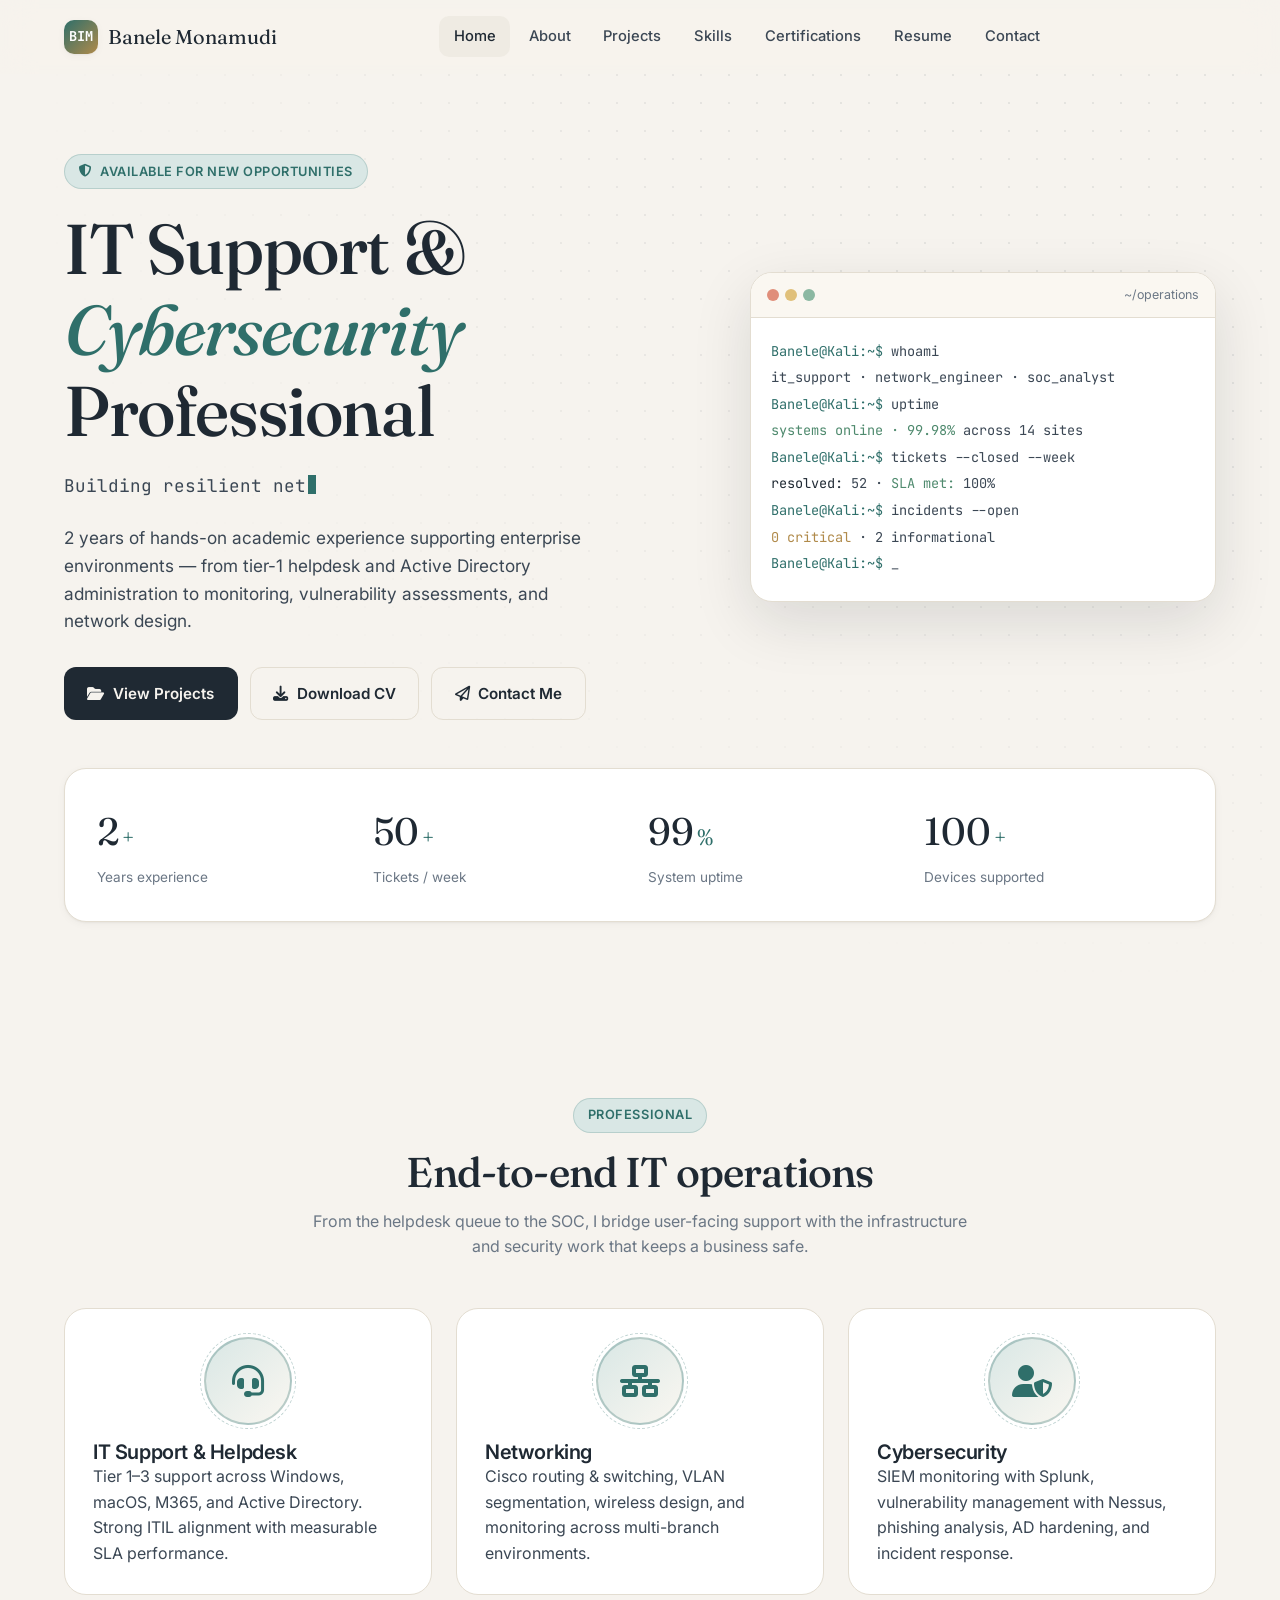
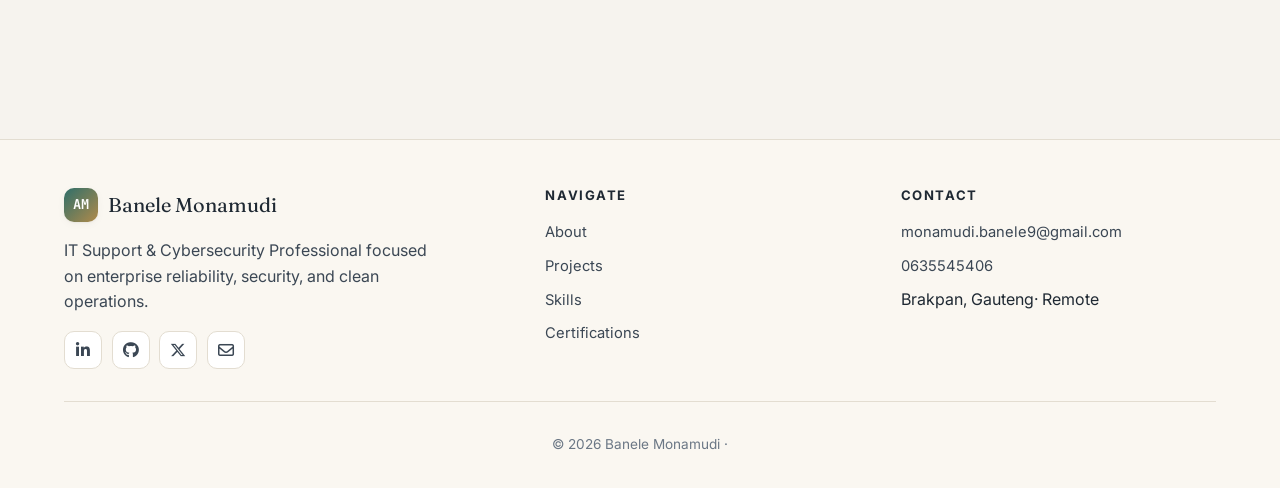
<file: index.html>
<!DOCTYPE html>
<html lang="en" data-theme="light">
<head>
<meta charset="UTF-8" />
<meta name="viewport" content="width=device-width,initial-scale=1" />
<title>Banele Monamudi — IT Support & Aspiring Cybersecurity Professional</title>
<meta name="description" content="Senior IT Support, Helpdesk, Networking, and Aspiring Cybersecurity Professional with 5+ years of enterprise experience. Portfolio, projects, and certifications." />
<link rel="preconnect" href="https://fonts.googleapis.com">
<link rel="preconnect" href="https://fonts.gstatic.com" crossorigin>
<link href="https://fonts.googleapis.com/css2?family=Inter:wght@400;500;600;700&family=Fraunces:ital,wght@0,400;0,500;1,500&family=JetBrains+Mono:wght@400;500&display=swap" rel="stylesheet">
<link rel="stylesheet" href="https://cdnjs.cloudflare.com/ajax/libs/font-awesome/6.5.2/css/all.min.css">
<link rel="stylesheet" href="css/style.css">
</head>
<body>

<div id="loader"><div class="loader-ring"></div></div>

<header class="nav">
  <div class="nav-inner">
    <a href="index.html" class="brand">
      <span class="brand-mark">BIM</span> Banele Monamudi
    </a>
    <nav class="nav-links">
      <a href="index.html">Home</a>
      <a href="about.html">About</a>
      <a href="projects.html">Projects</a>
      <a href="skills.html">Skills</a>
      <a href="certifications.html">Certifications</a>
      <a href="resume.html">Resume</a>
      <a href="contact.html">Contact</a>
    </nav>
    <div class="nav-tools">
    
      <button class="icon-btn burger" aria-label="Menu"><i class="fa-solid fa-bars"></i></button>
    </div>
  </div>
</header>

<main>
<section class="hero">
  <div class="bg-grid"></div>
  <div class="container">
    <div class="hero-grid">
      <div class="reveal">
        <span class="eyebrow"><i class="fa-solid fa-shield-halved"></i> Available for new opportunities</span>
        <h1>IT Support & <span class="accent">Cybersecurity</span> Professional</h1>
        <div class="typed-wrap"><span data-typed='["Building resilient networks.","Hardening enterprise endpoints.","Responding to security incidents.","Keeping operations running 24/7."]'></span><span class="typed-cursor"></span></div>
        <p class="hero-lead">2 years of hands-on academic experience supporting enterprise environments — from tier-1 helpdesk and Active Directory administration to monitoring, vulnerability assessments, and network design.</p>
        <div class="hero-ctas">
          <a href="projects.html" class="btn btn-primary"><i class="fa-solid fa-folder-open"></i> View Projects</a>
          <a href="resume.html" class="btn btn-ghost" data-download-cv><i class="fa-solid fa-download"></i> Download CV</a>
          <a href="contact.html" class="btn btn-ghost"><i class="fa-regular fa-paper-plane"></i> Contact Me</a>
        </div>
      </div>
      <div class="reveal">
        <div class="terminal">
          <div class="terminal-bar"><span></span><span></span><span></span><div class="term-title">~/operations</div></div>
          <div class="terminal-body">
            <span class="line"><span class="prompt">Banele@Kali:~$</span> whoami</span>
            <span class="line">it_support · network_engineer · soc_analyst</span>
            <span class="line"><span class="prompt">Banele@Kali:~$</span> uptime</span>
            <span class="line"><span class="ok">systems online · 99.98%</span> across 14 sites</span>
            <span class="line"><span class="prompt">Banele@Kali:~$</span> tickets --closed --week</span>
            <span class="line"><span class="key">resolved:</span> 52 · <span class="ok">SLA met:</span> 100%</span>
            <span class="line"><span class="prompt">Banele@Kali:~$</span> incidents --open</span>
            <span class="line"><span class="warn">0 critical</span> · 2 informational</span>
            <span class="line"><span class="prompt">Banele@Kali:~$</span> _</span>
          </div>
        </div>
      </div>
    </div>

    <div class="stats reveal">
      <div class="stat"><div class="num"><span data-count="2">0</span><span class="suffix">+</span></div><div class="label">Years experience</div></div>
      <div class="stat"><div class="num"><span data-count="50">0</span><span class="suffix">+</span></div><div class="label">Tickets / week</div></div>
      <div class="stat"><div class="num"><span data-count="99">0</span><span class="suffix">%</span></div><div class="label">System uptime</div></div>
      <div class="stat"><div class="num"><span data-count="100">0</span><span class="suffix">+</span></div><div class="label">Devices supported</div></div>
    </div>
  </div>
</section>

<section>
  <div class="container">
    <div class="section-head reveal">
      <span class="eyebrow">Professional</span>
      <h2>End-to-end IT operations</h2>
      <p>From the helpdesk queue to the SOC, I bridge user-facing support with the infrastructure and security work that keeps a business safe.</p>
    </div>
    <div class="grid-3">
      <div class="card reveal">
        <div class="cert-badge" style="margin-bottom:1rem"><i class="fa-solid fa-headset"></i></div>
        <h3>IT Support & Helpdesk</h3>
        <p>Tier 1–3 support across Windows, macOS, M365, and Active Directory. Strong ITIL alignment with measurable SLA performance.</p>
      </div>
      <div class="card reveal">
        <div class="cert-badge" style="margin-bottom:1rem"><i class="fa-solid fa-network-wired"></i></div>
        <h3>Networking</h3>
        <p>Cisco routing & switching, VLAN segmentation, wireless design, and monitoring across multi-branch environments.</p>
      </div>
      <div class="card reveal">
        <div class="cert-badge" style="margin-bottom:1rem"><i class="fa-solid fa-user-shield"></i></div>
        <h3>Cybersecurity</h3>
        <p>SIEM monitoring with Splunk, vulnerability management with Nessus, phishing analysis, AD hardening, and incident response.</p>
      </div>
    </div>
  </div>
</section>
</main>

<footer>
  <div class="container">
    <div class="footer-grid">
      <div>
        <a href="index.html" class="brand"><span class="brand-mark">AM</span>Banele Monamudi</a>
        <p style="margin-top:1rem;max-width:380px">IT Support & Cybersecurity Professional focused on enterprise reliability, security, and clean operations.</p>
        <div class="socials">
          <a href="#" aria-label="LinkedIn"><i class="fa-brands fa-linkedin-in"></i></a>
          <a href="#" aria-label="GitHub"><i class="fa-brands fa-github"></i></a>
          <a href="#" aria-label="X"><i class="fa-brands fa-x-twitter"></i></a>
          <a href="mailto:alex@example.com" aria-label="Email"><i class="fa-regular fa-envelope"></i></a>
        </div>
      </div>
      <div>
        <h4>Navigate</h4>
        <ul>
          <li><a href="about.html">About</a></li>
          <li><a href="projects.html">Projects</a></li>
          <li><a href="skills.html">Skills</a></li>
          <li><a href="certifications.html">Certifications</a></li>
        </ul>
      </div>
      <div>
        <h4>Contact</h4>
        <ul>
          <li><a href="mailto:alex@example.com">monamudi.banele9@gmail.com</a></li>
          <li><a href="tel:+15555550199">0635545406</a></li>
          <li>Brakpan, Gauteng· Remote</li>
        </ul>
      </div>
    </div>
    <div class="copyright">© <span id="yr"></span> Banele Monamudi · </div>
  </div>
</footer>

<button id="toTop" aria-label="Back to top"><i class="fa-solid fa-arrow-up"></i></button>
<script>document.getElementById('yr').textContent = new Date().getFullYear();</script>
<script src="js/main.js"></script>
</body>
</html>
</file>
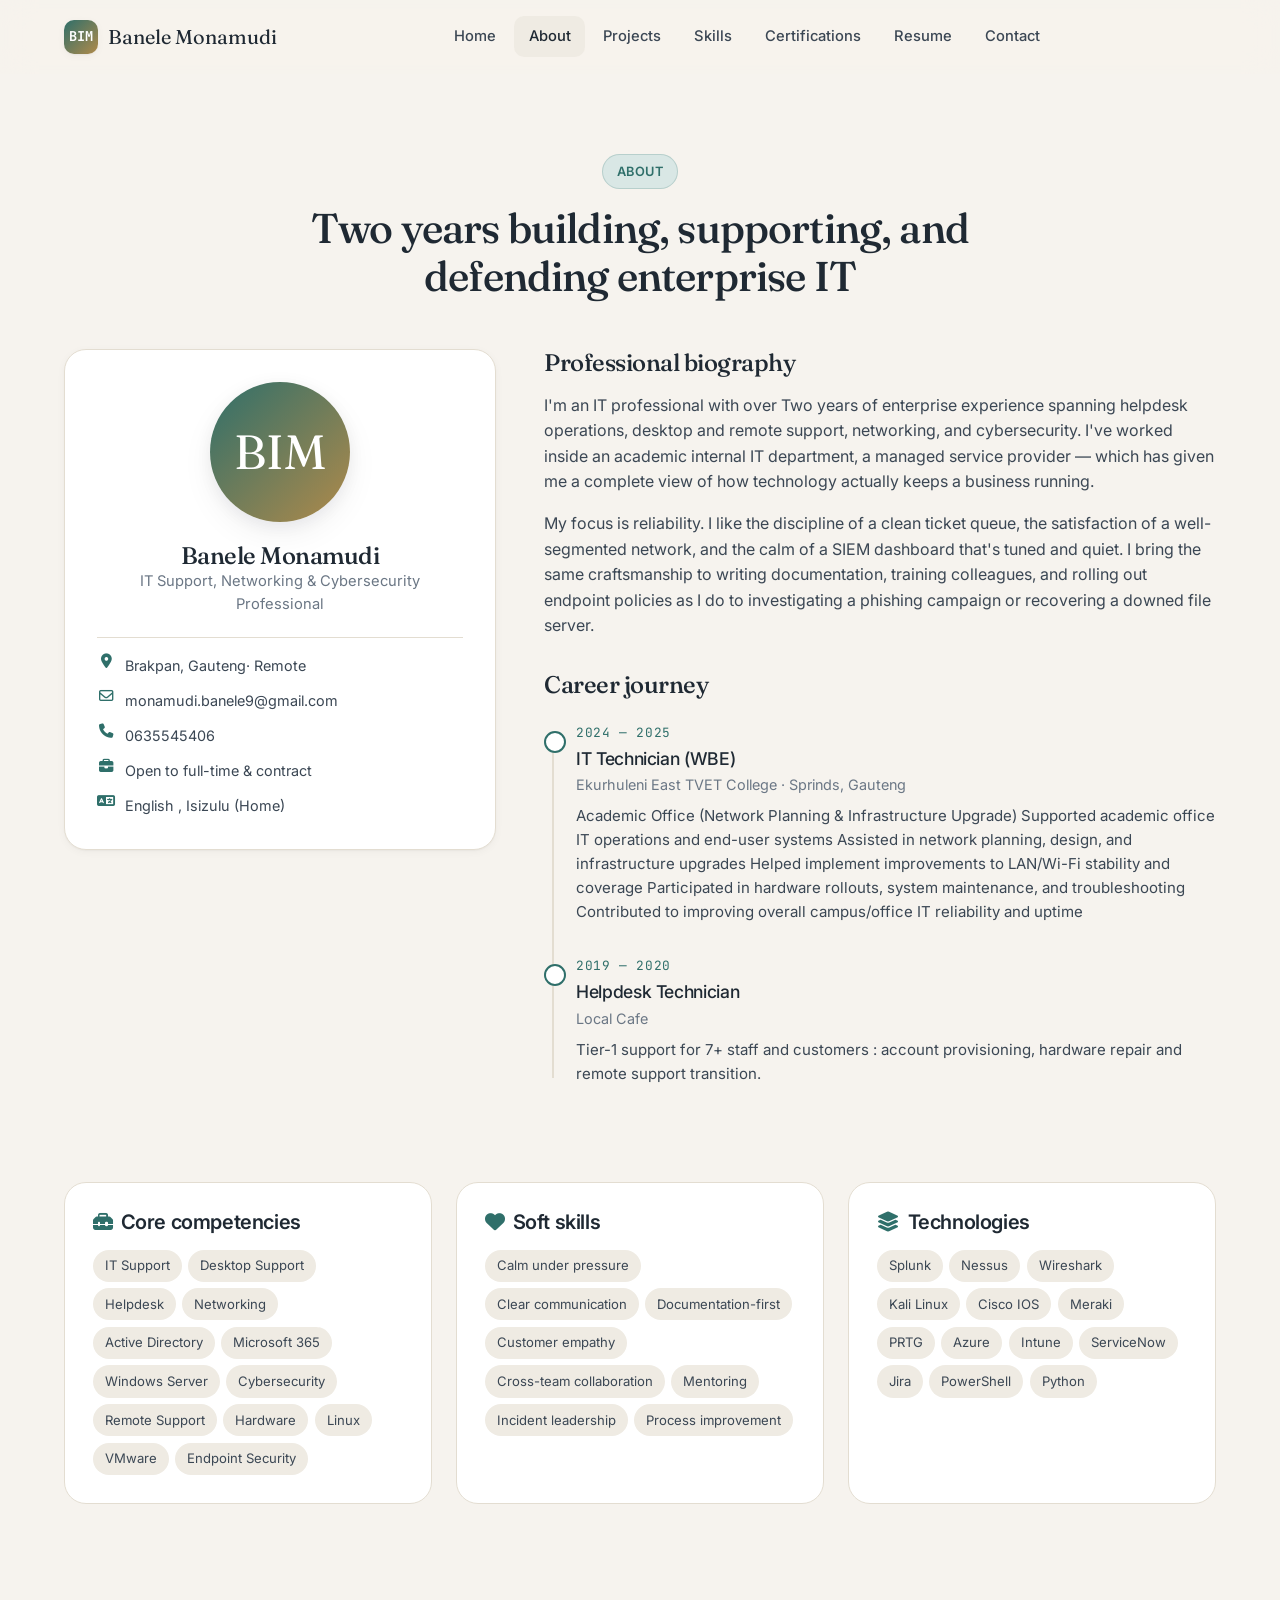
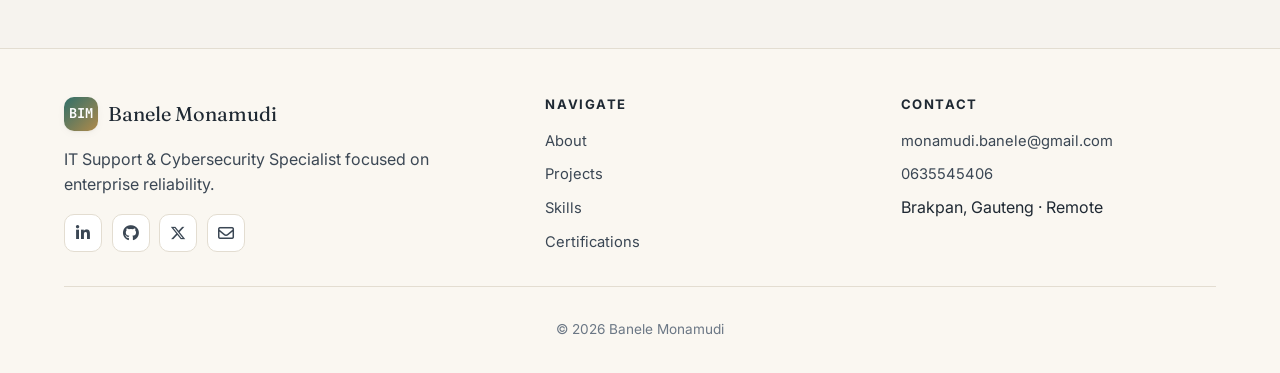
<file: about.html>
<!DOCTYPE html>
<html lang="en" data-theme="light">
<head>
<meta charset="UTF-8" /><meta name="viewport" content="width=device-width,initial-scale=1" />
<title>About — Banele Monamudi</title>
<meta name="description" content="Background, career timeline, certifications, and core competencies of an enterprise IT support and cybersecurity specialist." />
<link href="https://fonts.googleapis.com/css2?family=Inter:wght@400;500;600;700&family=Fraunces:ital,wght@0,400;0,500;1,500&family=JetBrains+Mono:wght@400;500&display=swap" rel="stylesheet">
<link rel="stylesheet" href="https://cdnjs.cloudflare.com/ajax/libs/font-awesome/6.5.2/css/all.min.css">
<link rel="stylesheet" href="css/style.css">
</head>
<body>
<div id="loader"><div class="loader-ring"></div></div>
<header class="nav"><div class="nav-inner">
  <a href="index.html" class="brand"><span class="brand-mark">BIM</span> Banele Monamudi</a>
  <nav class="nav-links">
    <a href="index.html">Home</a><a href="about.html">About</a><a href="projects.html">Projects</a>
    <a href="skills.html">Skills</a><a href="certifications.html">Certifications</a>
    <a href="resume.html">Resume</a><a href="contact.html">Contact</a>
  </nav>
  <div class="nav-tools">
   
    <button class="icon-btn burger"><i class="fa-solid fa-bars"></i></button>
  </div>
</div></header>

<main>
<section>
  <div class="container">
    <div class="section-head reveal">
      <span class="eyebrow">About</span>
      <h2>Two years building, supporting, and defending enterprise IT</h2>
    </div>

    <div class="about-grid">
      <aside class="profile-card reveal">
        <div class="avatar">BIM</div>
        <h3>Banele Monamudi</h3>
        <p class="role">IT Support, Networking & Cybersecurity Professional</p>
        <div class="profile-meta">
          <div><i class="fa-solid fa-location-dot"></i> Brakpan, Gauteng· Remote</div>
          <div><i class="fa-regular fa-envelope"></i> monamudi.banele9@gmail.com</div>
          <div><i class="fa-solid fa-phone"></i> 0635545406</div>
          <div><i class="fa-solid fa-briefcase"></i> Open to full-time & contract</div>
          <div><i class="fa-solid fa-language"></i> English , Isizulu (Home)</div>
        </div>
      </aside>

      <div class="reveal">
        <h3 style="font-family:var(--font-serif);font-size:1.5rem;font-weight:500;margin-bottom:1rem">Professional biography</h3>
        <p style="margin-bottom:1rem">I'm an IT professional with over Two years of enterprise experience spanning helpdesk operations, desktop and remote support, networking, and cybersecurity. I've worked inside an academic internal IT department, a managed service provider — which has given me a complete view of how technology actually keeps a business running.</p>
        <p style="margin-bottom:2rem">My focus is reliability. I like the discipline of a clean ticket queue, the satisfaction of a well-segmented network, and the calm of a SIEM dashboard that's tuned and quiet. I bring the same craftsmanship to writing documentation, training colleagues, and rolling out endpoint policies as I do to investigating a phishing campaign or recovering a downed file server.</p>

        <h3 style="font-family:var(--font-serif);font-size:1.5rem;font-weight:500;margin-bottom:1.5rem">Career journey</h3>
        <div class="timeline">
          <div class="tl-item">
            <div class="tl-date">2024 — 2025</div>
            <h4>IT Technician (WBE)</h4>
            <div class="org">Ekurhuleni East TVET College · Sprinds, Gauteng</div>
            <p>Academic Office (Network Planning & Infrastructure Upgrade)

Supported academic office IT operations and end-user systems
Assisted in network planning, design, and infrastructure upgrades
Helped implement improvements to LAN/Wi-Fi stability and coverage
Participated in hardware rollouts, system maintenance, and troubleshooting
Contributed to improving overall campus/office IT reliability and uptime</p>
          </div>
         
       
          <div class="tl-item">
            <div class="tl-date">2019 — 2020</div>
            <h4>Helpdesk Technician</h4>
            <div class="org">Local Cafe</div>
            <p>Tier-1 support for 7+ staff and customers : account provisioning, hardware repair and remote support  transition.</p>
          </div>
        </div>
      </div>
    </div>

    <div class="grid-3" style="margin-top:4rem">
      <div class="card reveal">
        <h3 style="margin-bottom:1rem"><i class="fa-solid fa-toolbox" style="color:var(--accent);margin-right:.5rem"></i>Core competencies</h3>
        <div class="skill-pills">
          <span>IT Support</span><span>Desktop Support</span><span>Helpdesk</span><span>Networking</span>
          <span>Active Directory</span><span>Microsoft 365</span><span>Windows Server</span><span>Cybersecurity</span>
          <span>Remote Support</span><span>Hardware</span><span>Linux</span><span>VMware</span><span>Endpoint Security</span>
        </div>
      </div>
      <div class="card reveal">
        <h3 style="margin-bottom:1rem"><i class="fa-solid fa-heart" style="color:var(--accent);margin-right:.5rem"></i>Soft skills</h3>
        <div class="skill-pills">
          <span>Calm under pressure</span><span>Clear communication</span><span>Documentation-first</span>
          <span>Customer empathy</span><span>Cross-team collaboration</span><span>Mentoring</span>
          <span>Incident leadership</span><span>Process improvement</span>
        </div>
      </div>
      <div class="card reveal">
        <h3 style="margin-bottom:1rem"><i class="fa-solid fa-layer-group" style="color:var(--accent);margin-right:.5rem"></i>Technologies</h3>
        <div class="skill-pills">
          <span>Splunk</span><span>Nessus</span><span>Wireshark</span><span>Kali Linux</span>
          <span>Cisco IOS</span><span>Meraki</span><span>PRTG</span><span>Azure</span>
          <span>Intune</span><span>ServiceNow</span><span>Jira</span><span>PowerShell</span><span>Python</span>
        </div>
      </div>
    </div>
  </div>
</section>
</main>

<footer>
  <div class="container">
    <div class="footer-grid">
      <div><a href="index.html" class="brand"><span class="brand-mark">BIM</span> Banele Monamudi</a>
        <p style="margin-top:1rem;max-width:380px">IT Support & Cybersecurity Specialist focused on enterprise reliability.</p>
        <div class="socials"><a href="#"><i class="fa-brands fa-linkedin-in"></i></a><a href="#"><i class="fa-brands fa-github"></i></a><a href="#"><i class="fa-brands fa-x-twitter"></i></a><a href="mailto:alex@example.com"><i class="fa-regular fa-envelope"></i></a></div>
      </div>
      <div><h4>Navigate</h4><ul><li><a href="about.html">About</a></li><li><a href="projects.html">Projects</a></li><li><a href="skills.html">Skills</a></li><li><a href="certifications.html">Certifications</a></li></ul></div>
      <div><h4>Contact</h4><ul><li><a href="mailto:alex@example.com">monamudi.banele@gmail.com</a></li><li><a href="tel:+15555550199">0635545406</a></li><li>Brakpan, Gauteng · Remote</li></ul></div>
    </div>
    <div class="copyright">© <span id="yr"></span> Banele Monamudi</div>
  </div>
</footer>
<button id="toTop"><i class="fa-solid fa-arrow-up"></i></button>
<script>document.getElementById('yr').textContent = new Date().getFullYear();</script>
<script src="js/main.js"></script>
</body></html>
</file>
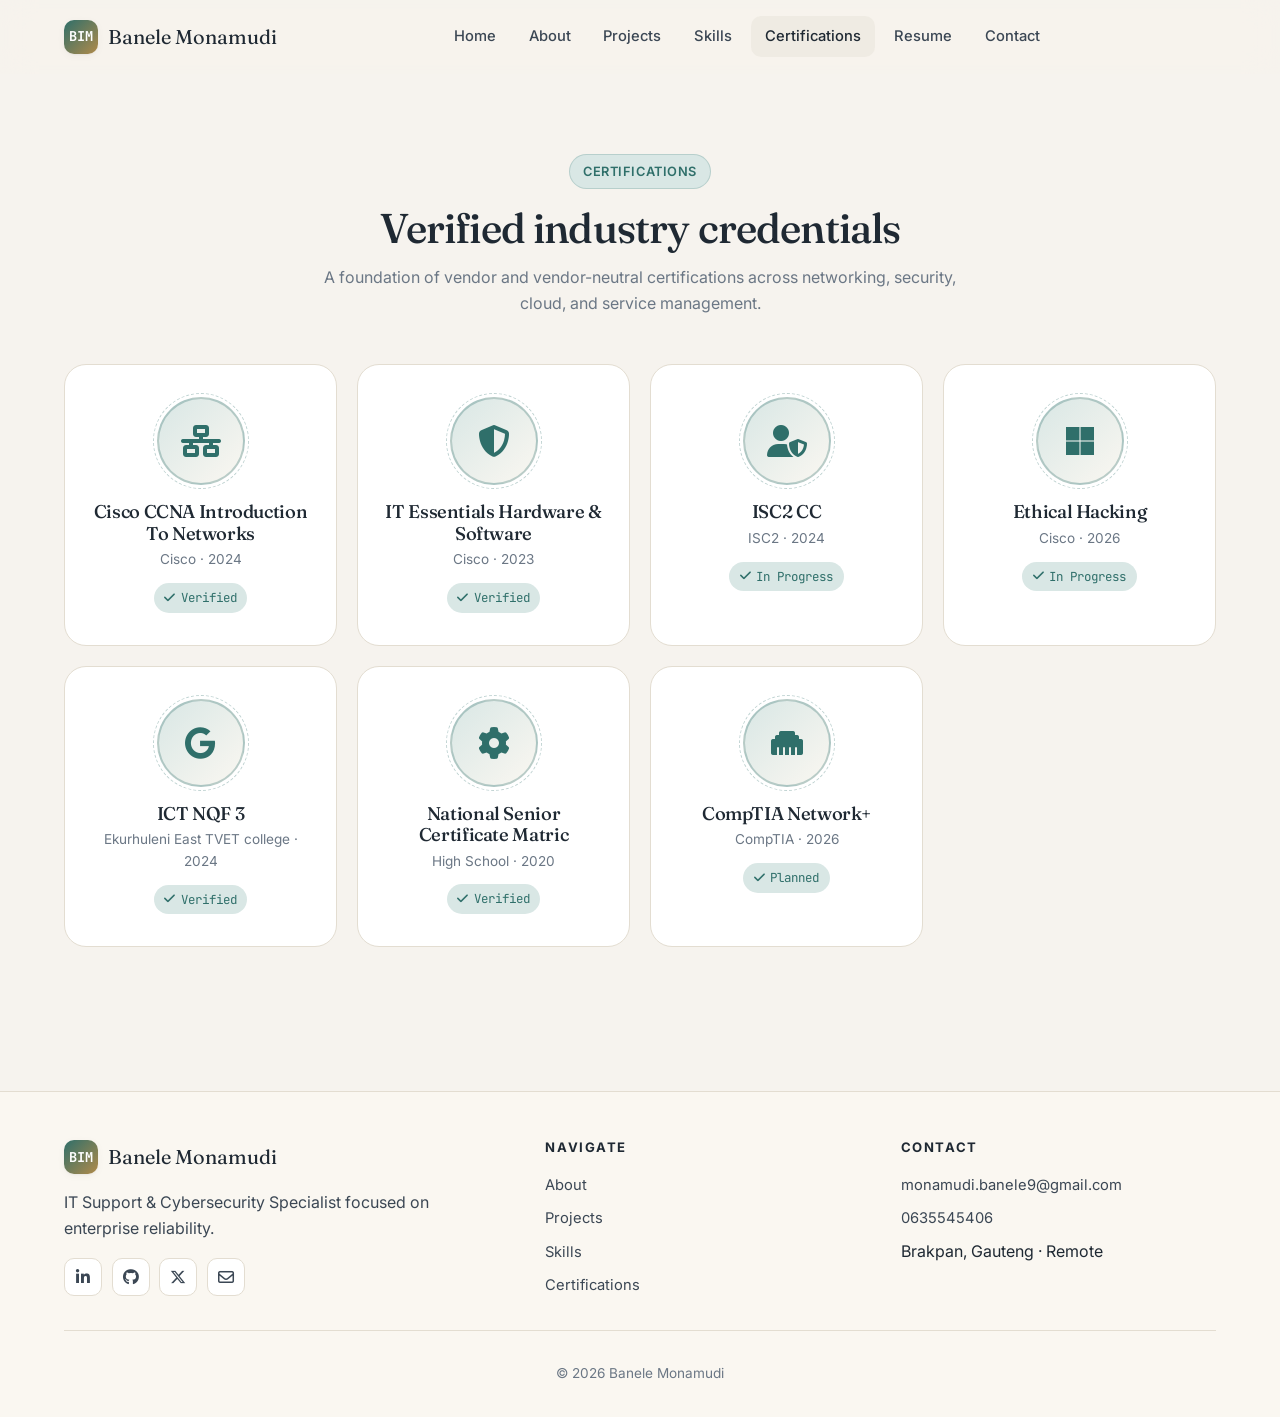
<file: certifications.html>
<!DOCTYPE html>
<html lang="en" data-theme="light">
<head>
<meta charset="UTF-8" /><meta name="viewport" content="width=device-width,initial-scale=1" />
<title>Certifications — Banele Monamudi</title>
<meta name="description" content="Industry certifications in networking, cybersecurity, cloud, and IT service management." />
<link href="https://fonts.googleapis.com/css2?family=Inter:wght@400;500;600;700&family=Fraunces:ital,wght@0,400;0,500;1,500&family=JetBrains+Mono:wght@400;500&display=swap" rel="stylesheet">
<link rel="stylesheet" href="https://cdnjs.cloudflare.com/ajax/libs/font-awesome/6.5.2/css/all.min.css">
<link rel="stylesheet" href="css/style.css">
</head>
<body>
<div id="loader"><div class="loader-ring"></div></div>
<header class="nav"><div class="nav-inner">
  <a href="index.html" class="brand"><span class="brand-mark">BIM</span> Banele Monamudi</a>
  <nav class="nav-links">
    <a href="index.html">Home</a><a href="about.html">About</a><a href="projects.html">Projects</a>
    <a href="skills.html">Skills</a><a href="certifications.html">Certifications</a>
    <a href="resume.html">Resume</a><a href="contact.html">Contact</a>
  </nav>
  <div class="nav-tools">
    <button class="icon-btn burger"><i class="fa-solid fa-bars"></i></button>
  </div>
</div></header>

<main>
<section>
  <div class="container">
    <div class="section-head reveal">
      <span class="eyebrow">Certifications</span>
      <h2>Verified industry credentials</h2>
      <p>A foundation of vendor and vendor-neutral certifications across networking, security, cloud, and service management.</p>
    </div>

    <div class="certs-grid">
      <div class="card cert reveal">
        <div class="cert-badge"><i class="fa-solid fa-network-wired"></i></div>
        <h3>Cisco CCNA Introduction To Networks</h3>
        <div class="issuer">Cisco · 2024</div>
        <span class="verify"><i class="fa-solid fa-check"></i> Verified</span>
      </div>
      <div class="card cert reveal">
        <div class="cert-badge"><i class="fa-solid fa-shield-halved"></i></div>
        <h3>IT Essentials Hardware & Software</h3>
        <div class="issuer">Cisco · 2023</div>
        <span class="verify"><i class="fa-solid fa-check"></i> Verified</span>
      </div>
      <div class="card cert reveal">
        <div class="cert-badge"><i class="fa-solid fa-user-shield"></i></div>
        <h3>ISC2 CC</h3>
        <div class="issuer">ISC2 · 2024</div>
        <span class="verify"><i class="fa-solid fa-check"></i> In Progress</span>
      </div>
      <div class="card cert reveal">
        <div class="cert-badge"><i class="fa-brands fa-microsoft"></i></div>
        <h3>Ethical Hacking</h3>
        <div class="issuer">Cisco · 2026</div>
        <span class="verify"><i class="fa-solid fa-check"></i> In Progress</span>
      </div>
      <div class="card cert reveal">
        <div class="cert-badge"><i class="fa-brands fa-google"></i></div>
        <h3>ICT NQF 3</h3>
        <div class="issuer">Ekurhuleni East TVET college · 2024</div>
        <span class="verify"><i class="fa-solid fa-check"></i> Verified</span>
      </div>
      <div class="card cert reveal">
        <div class="cert-badge"><i class="fa-solid fa-gear"></i></div>
        <h3>National Senior Certificate
          Matric
        </h3>
        <div class="issuer">High School · 2020</div>
        <span class="verify"><i class="fa-solid fa-check"></i> Verified</span>
      </div>
      
      <div class="card cert reveal">
        <div class="cert-badge"><i class="fa-solid fa-ethernet"></i></div>
        <h3>CompTIA Network+</h3>
        <div class="issuer">CompTIA · 2026</div>
        <span class="verify"><i class="fa-solid fa-check"></i> Planned</span>
      </div>
    </div>
  </div>
</section>
</main>

<footer>
  <div class="container">
    <div class="footer-grid">
      <div><a href="index.html" class="brand"><span class="brand-mark">BIM</span> Banele Monamudi</a>
        <p style="margin-top:1rem;max-width:380px">IT Support & Cybersecurity Specialist focused on enterprise reliability.</p>
        <div class="socials"><a href="#"><i class="fa-brands fa-linkedin-in"></i></a><a href="#"><i class="fa-brands fa-github"></i></a><a href="#"><i class="fa-brands fa-x-twitter"></i></a><a href="mailto:alex@example.com"><i class="fa-regular fa-envelope"></i></a></div>
      </div>
      <div><h4>Navigate</h4><ul><li><a href="about.html">About</a></li><li><a href="projects.html">Projects</a></li><li><a href="skills.html">Skills</a></li><li><a href="certifications.html">Certifications</a></li></ul></div>
      <div><h4>Contact</h4><ul><li><a href="mailto:alex@example.com">monamudi.banele9@gmail.com</a></li><li><a href="tel:+15555550199">0635545406</a></li><li>Brakpan, Gauteng · Remote</li></ul></div>
    </div>
    <div class="copyright">© <span id="yr"></span> Banele Monamudi</div>
  </div>
</footer>
<button id="toTop"><i class="fa-solid fa-arrow-up"></i></button>
<script>document.getElementById('yr').textContent = new Date().getFullYear();</script>
<script src="js/main.js"></script>
</body></html>
</file>
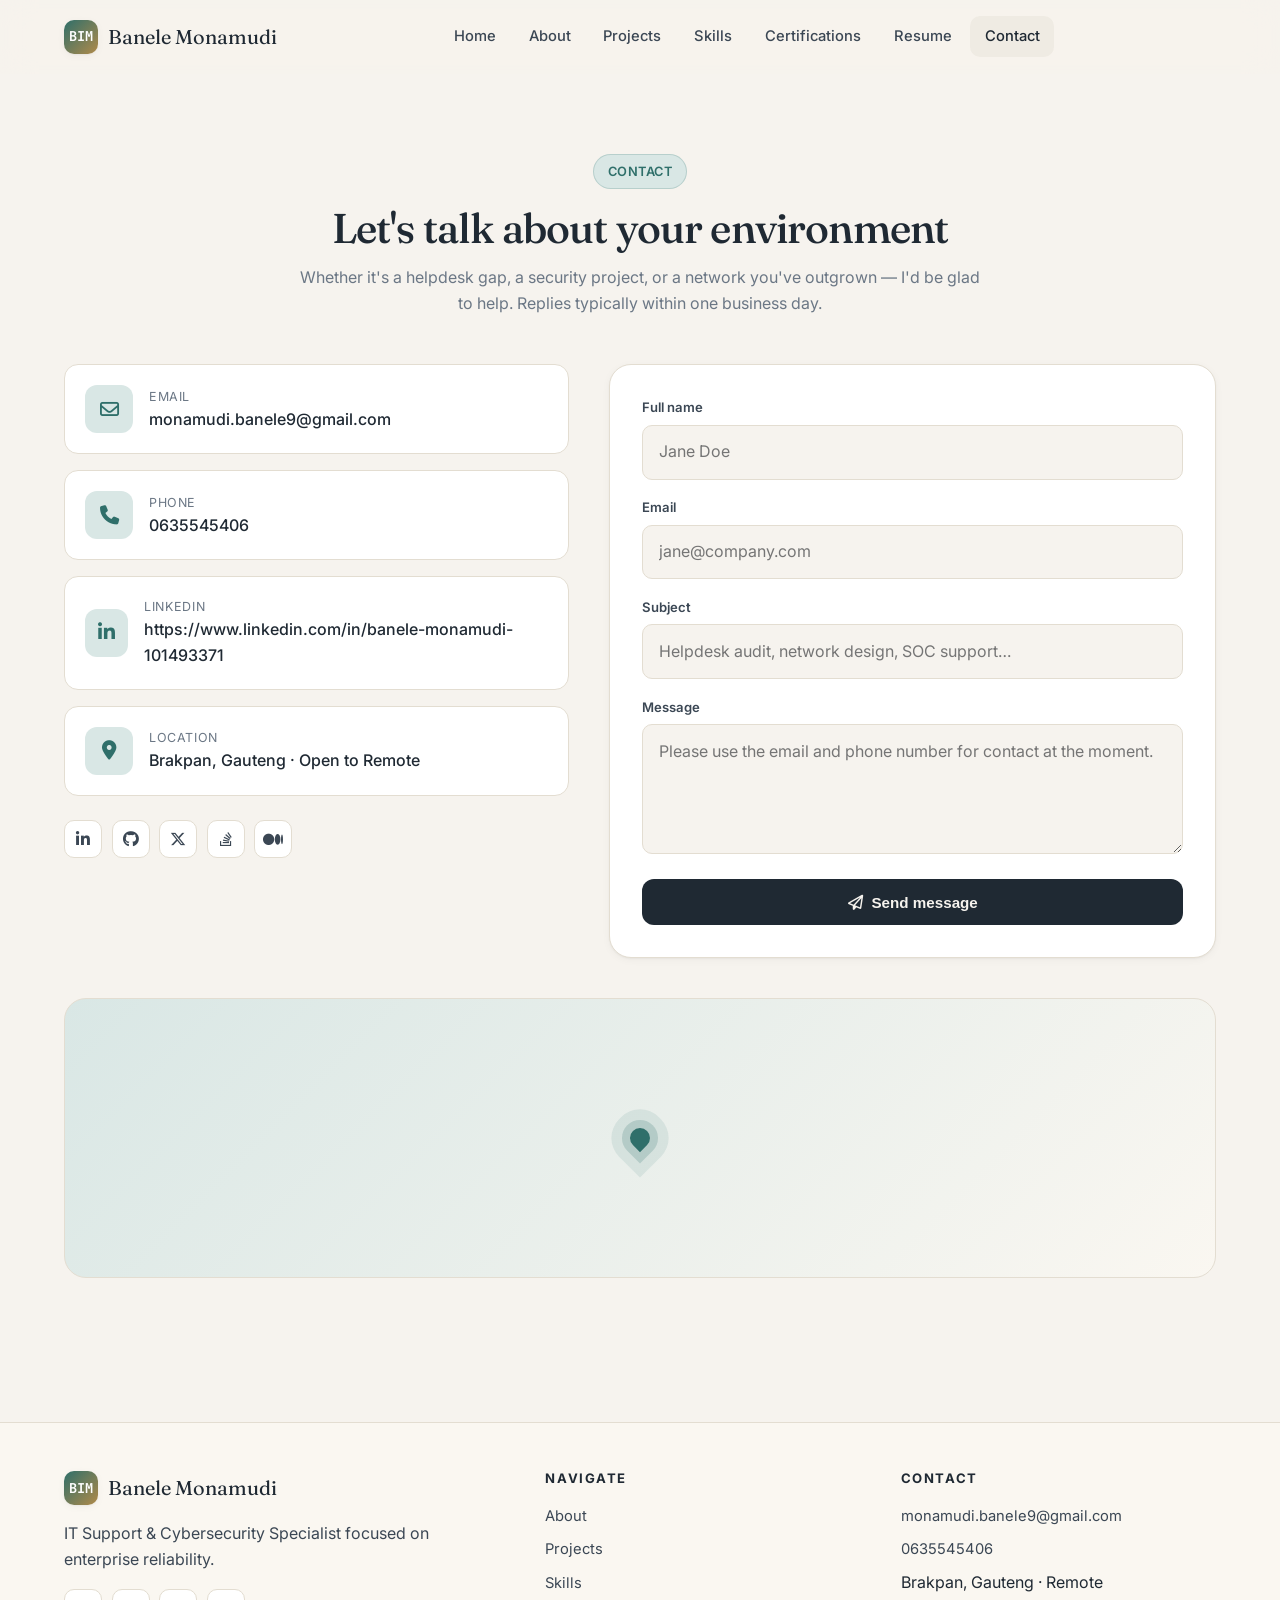
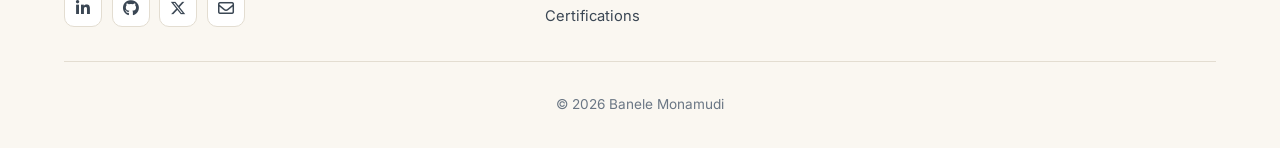
<file: contact.html>
<!DOCTYPE html>
<html lang="en" data-theme="light">
<head>
<meta charset="UTF-8" /><meta name="viewport" content="width=device-width,initial-scale=1" />
<title>Contact — Banele Monamudi</title>
<meta name="description" content="Get in touch with Alex Morgan — IT Support and Cybersecurity Specialist. Available for full-time and contract roles." />
<link href="https://fonts.googleapis.com/css2?family=Inter:wght@400;500;600;700&family=Fraunces:ital,wght@0,400;0,500;1,500&family=JetBrains+Mono:wght@400;500&display=swap" rel="stylesheet">
<link rel="stylesheet" href="https://cdnjs.cloudflare.com/ajax/libs/font-awesome/6.5.2/css/all.min.css">
<link rel="stylesheet" href="css/style.css">
</head>
<body>
<div id="loader"><div class="loader-ring"></div></div>
<header class="nav"><div class="nav-inner">
  <a href="index.html" class="brand"><span class="brand-mark">BIM</span> Banele Monamudi</a>
  <nav class="nav-links">
    <a href="index.html">Home</a><a href="about.html">About</a><a href="projects.html">Projects</a>
    <a href="skills.html">Skills</a><a href="certifications.html">Certifications</a>
    <a href="resume.html">Resume</a><a href="contact.html">Contact</a>
  </nav>
  <div class="nav-tools">
  
    <button class="icon-btn burger"><i class="fa-solid fa-bars"></i></button>
  </div>
</div></header>

<main>
<section>
  <div class="container">
    <div class="section-head reveal">
      <span class="eyebrow">Contact</span>
      <h2>Let's talk about your environment</h2>
      <p>Whether it's a helpdesk gap, a security project, or a network you've outgrown — I'd be glad to help. Replies typically within one business day.</p>
    </div>

    <div class="contact-grid">
      <div class="contact-info reveal">
        <div class="contact-card">
          <div class="ico"><i class="fa-regular fa-envelope"></i></div>
          <div><div class="lbl">Email</div><div class="val">monamudi.banele9@gmail.com</div></div>
        </div>
        <div class="contact-card">
          <div class="ico"><i class="fa-solid fa-phone"></i></div>
          <div><div class="lbl">Phone</div><div class="val">0635545406</div></div>
        </div>
        <div class="contact-card">
          <div class="ico"><i class="fa-brands fa-linkedin-in"></i></div>
          <div><div class="lbl">LinkedIn</div><div class="val">https://www.linkedin.com/in/banele-monamudi-101493371</div></div>
        </div>
        
        <div class="contact-card">
          <div class="ico"><i class="fa-solid fa-location-dot"></i></div>
          <div><div class="lbl">Location</div><div class="val">Brakpan, Gauteng · Open to Remote</div></div>
        </div>
        <div class="socials" style="margin-top:.5rem">
          <a href="#"><i class="fa-brands fa-linkedin-in"></i></a>
          <a href="#"><i class="fa-brands fa-github"></i></a>
          <a href="#"><i class="fa-brands fa-x-twitter"></i></a>
          <a href="#"><i class="fa-brands fa-stack-overflow"></i></a>
          <a href="#"><i class="fa-brands fa-medium"></i></a>
        </div>
      </div>

      <form class="contact-form reveal">
        <div class="field"><label>Full name</label><input type="text" required placeholder="Jane Doe"></div>
        <div class="field"><label>Email</label><input type="email" required placeholder="jane@company.com"></div>
        <div class="field"><label>Subject</label><input type="text" placeholder="Helpdesk audit, network design, SOC support…"></div>
        <div class="field"><label>Message</label><textarea required placeholder="Please use the email and phone number for contact at the moment."></textarea></div>
        <button type="submit" class="btn btn-primary" style="width:100%;justify-content:center"><i class="fa-regular fa-paper-plane"></i> Send message</button>
      </form>
    </div>

    <div class="map-placeholder reveal"><div class="pin"></div></div>
  </div>
</section>
</main>

<footer>
  <div class="container">
    <div class="footer-grid">
      <div><a href="index.html" class="brand"><span class="brand-mark">BIM</span> Banele Monamudi</a>
        <p style="margin-top:1rem;max-width:380px">IT Support & Cybersecurity Specialist focused on enterprise reliability.</p>
        <div class="socials"><a href="#"><i class="fa-brands fa-linkedin-in"></i></a><a href="#"><i class="fa-brands fa-github"></i></a><a href="#"><i class="fa-brands fa-x-twitter"></i></a><a href="mailto:alex@example.com"><i class="fa-regular fa-envelope"></i></a></div>
      </div>
      <div><h4>Navigate</h4><ul><li><a href="about.html">About</a></li><li><a href="projects.html">Projects</a></li><li><a href="skills.html">Skills</a></li><li><a href="certifications.html">Certifications</a></li></ul></div>
      <div><h4>Contact</h4><ul><li><a href="mailto:alex@example.com">monamudi.banele9@gmail.com</a></li><li><a href="tel:+15555550199">0635545406</a></li><li>Brakpan, Gauteng · Remote</li></ul></div>
    </div>
    <div class="copyright">© <span id="yr"></span> Banele Monamudi</div>
  </div>
</footer>
<button id="toTop"><i class="fa-solid fa-arrow-up"></i></button>
<script>document.getElementById('yr').textContent = new Date().getFullYear();</script>
<script src="js/main.js"></script>
</body></html>
</file>
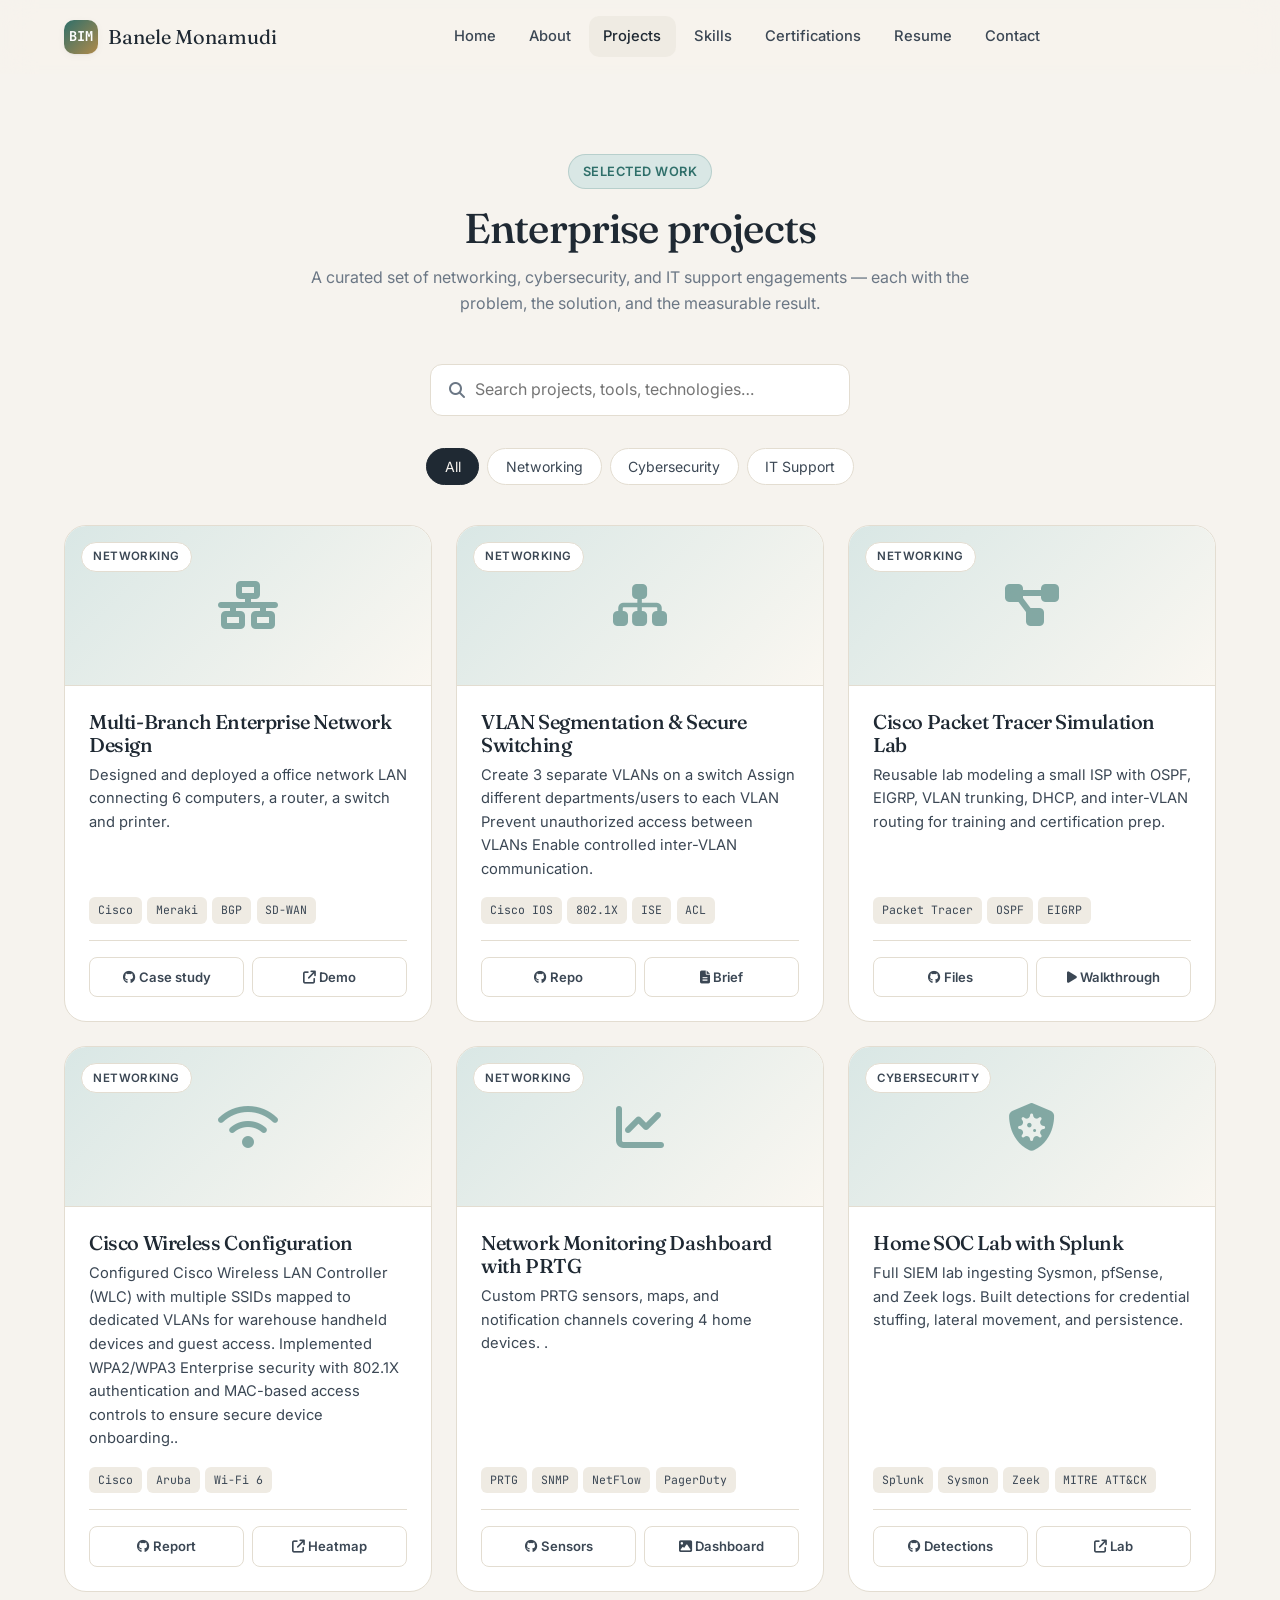
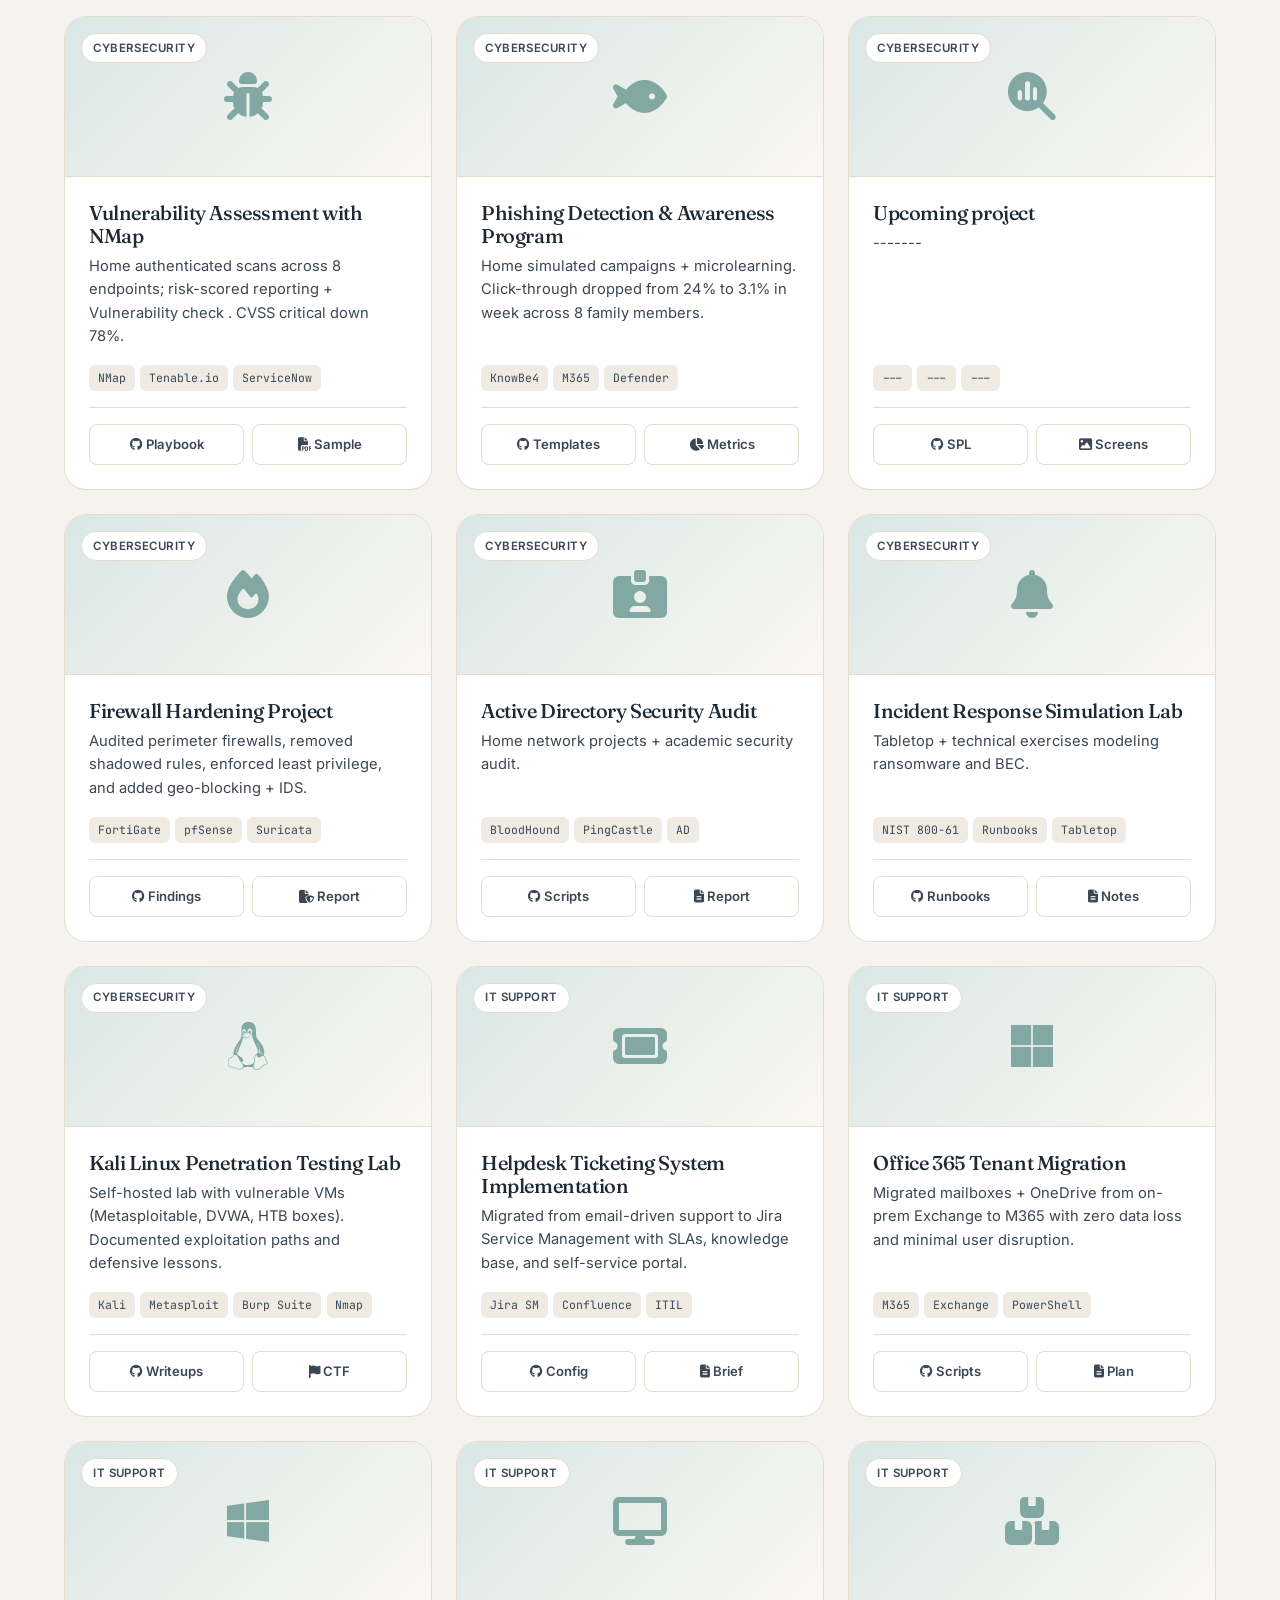
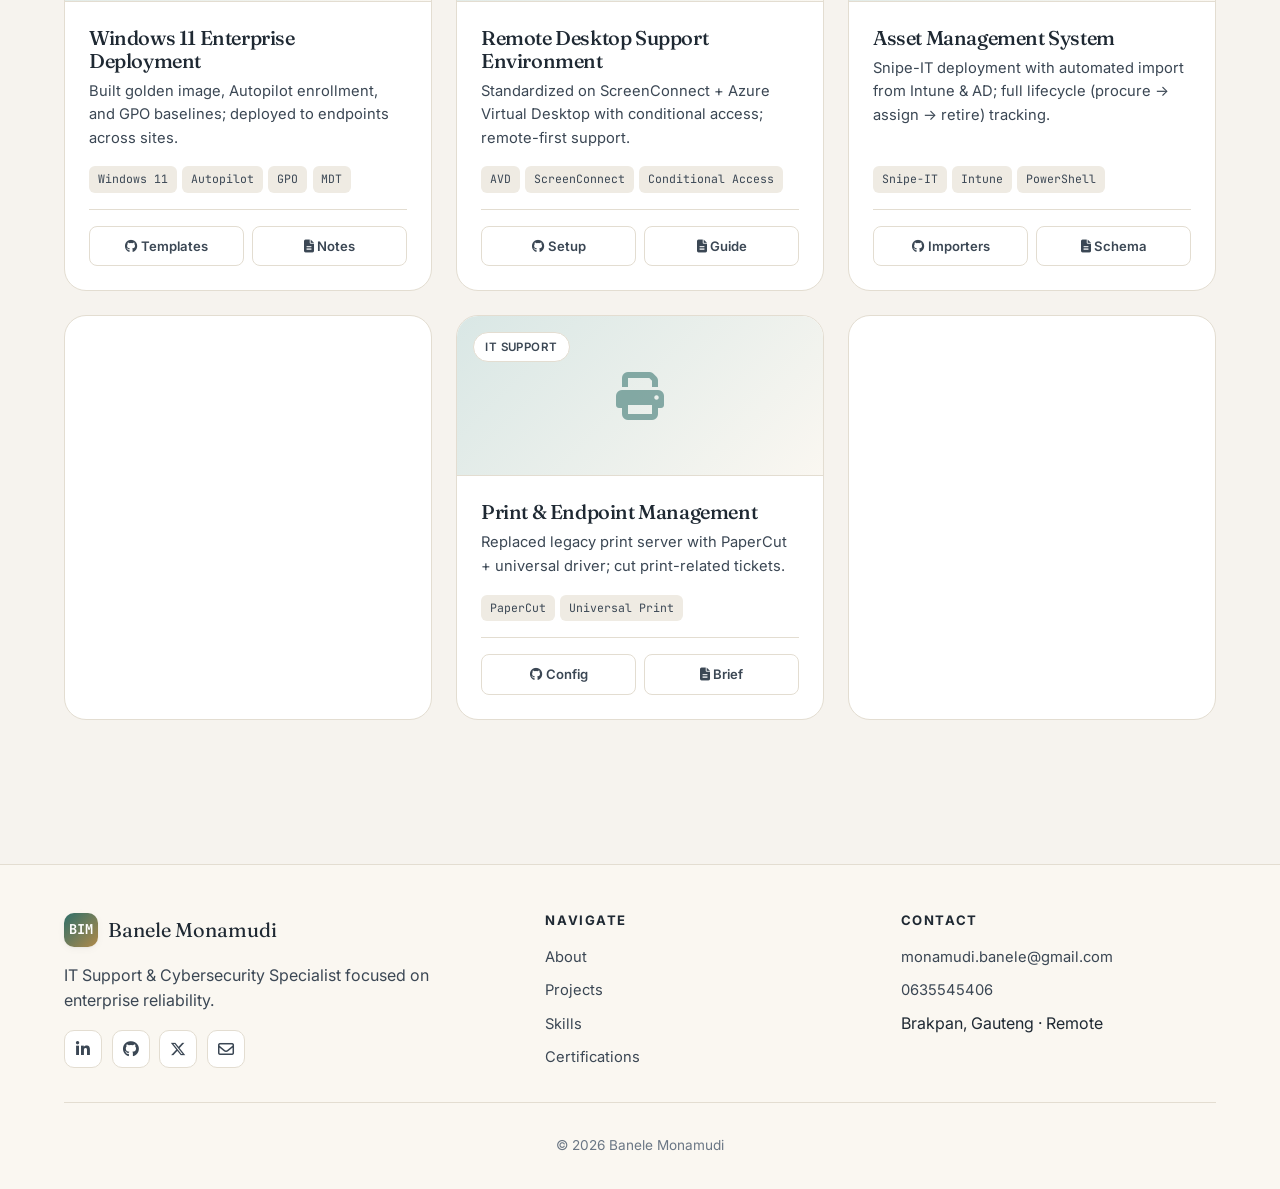
<file: projects.html>
<!DOCTYPE html>
<html lang="en" data-theme="light">
<head>
<meta charset="UTF-8" /><meta name="viewport" content="width=device-width,initial-scale=1" />
<title>Projects — Banele Monamudi</title>
<meta name="description" content="Enterprise networking, cybersecurity, and IT support projects with technologies, challenges, and measurable outcomes." />
<link href="https://fonts.googleapis.com/css2?family=Inter:wght@400;500;600;700&family=Fraunces:ital,wght@0,400;0,500;1,500&family=JetBrains+Mono:wght@400;500&display=swap" rel="stylesheet">
<link rel="stylesheet" href="https://cdnjs.cloudflare.com/ajax/libs/font-awesome/6.5.2/css/all.min.css">
<link rel="stylesheet" href="css/style.css">
</head>
<body>
<div id="loader"><div class="loader-ring"></div></div>
<header class="nav"><div class="nav-inner">
  <a href="index.html" class="brand"><span class="brand-mark">BIM</span> Banele Monamudi</a>
  <nav class="nav-links">
    <a href="index.html">Home</a><a href="about.html">About</a><a href="projects.html">Projects</a>
    <a href="skills.html">Skills</a><a href="certifications.html">Certifications</a>
    <a href="resume.html">Resume</a><a href="contact.html">Contact</a>
  </nav>
  <div class="nav-tools">
    
    <button class="icon-btn burger"><i class="fa-solid fa-bars"></i></button>
  </div>
</div></header>

<main>
<section>
  <div class="container">
    <div class="section-head reveal">
      <span class="eyebrow">Selected work</span>
      <h2>Enterprise projects</h2>
      <p>A curated set of networking, cybersecurity, and IT support engagements — each with the problem, the solution, and the measurable result.</p>
    </div>

    <div class="search-box reveal">
      <i class="fa-solid fa-magnifying-glass"></i>
      <input id="projSearch" type="search" placeholder="Search projects, tools, technologies…" />
    </div>

    <div class="filter-bar reveal">
      <button class="active" data-filter="all">All</button>
      <button data-filter="network">Networking</button>
      <button data-filter="security">Cybersecurity</button>
      <button data-filter="support">IT Support</button>
    </div>

    <div class="projects-grid">

      <!-- Networking -->
      <article class="card project reveal" data-cat="network">
        <div class="project-banner"><span class="tag">Networking</span><i class="fa-solid fa-network-wired"></i></div>
        <div class="project-body">
          <h3>Multi-Branch Enterprise Network Design</h3>
          <p>Designed and deployed a office network LAN connecting 6 computers, a router, a switch and printer.</p>
          <div class="tech-tags"><span>Cisco</span><span>Meraki</span><span>BGP</span><span>SD-WAN</span></div>
          <div class="project-actions"><a href="#"><i class="fa-brands fa-github"></i> Case study</a><a href="#"><i class="fa-solid fa-arrow-up-right-from-square"></i> Demo</a></div>
        </div>
      </article>

      <article class="card project reveal" data-cat="network">
        <div class="project-banner"><span class="tag">Networking</span><i class="fa-solid fa-sitemap"></i></div>
        <div class="project-body">
          <h3>VLAN Segmentation & Secure Switching</h3>
          <p>Create 3 separate VLANs on a switch
Assign different departments/users to each VLAN
Prevent unauthorized access between VLANs
Enable controlled inter-VLAN communication.</p>
          <div class="tech-tags"><span>Cisco IOS</span><span>802.1X</span><span>ISE</span><span>ACL</span></div>
          <div class="project-actions"><a href="#"><i class="fa-brands fa-github"></i> Repo</a><a href="#"><i class="fa-solid fa-file-lines"></i> Brief</a></div>
        </div>
      </article>

      <article class="card project reveal" data-cat="network">
        <div class="project-banner"><span class="tag">Networking</span><i class="fa-solid fa-diagram-project"></i></div>
        <div class="project-body">
          <h3>Cisco Packet Tracer Simulation Lab</h3>
          <p>Reusable lab modeling a small ISP with OSPF, EIGRP, VLAN trunking, DHCP, and inter-VLAN routing for training and certification prep.</p>
          <div class="tech-tags"><span>Packet Tracer</span><span>OSPF</span><span>EIGRP</span></div>
          <div class="project-actions"><a href="#"><i class="fa-brands fa-github"></i> Files</a><a href="#"><i class="fa-solid fa-play"></i> Walkthrough</a></div>
        </div>
      </article>

      <article class="card project reveal" data-cat="network">
        <div class="project-banner"><span class="tag">Networking</span><i class="fa-solid fa-wifi"></i></div>
        <div class="project-body">
          <h3>Cisco Wireless Configuration</h3>
          <p>Configured Cisco Wireless LAN Controller (WLC) with multiple SSIDs mapped to dedicated VLANs for warehouse handheld devices and guest access. Implemented WPA2/WPA3 Enterprise security with 802.1X authentication and MAC-based access controls to ensure secure device onboarding..</p>
          <div class="tech-tags"><span>Cisco</span><span>Aruba</span><span>Wi-Fi 6</span></div>
          <div class="project-actions"><a href="#"><i class="fa-brands fa-github"></i> Report</a><a href="#"><i class="fa-solid fa-arrow-up-right-from-square"></i> Heatmap</a></div>
        </div>
      </article>

      <article class="card project reveal" data-cat="network">
        <div class="project-banner"><span class="tag">Networking</span><i class="fa-solid fa-chart-line"></i></div>
        <div class="project-body">
          <h3>Network Monitoring Dashboard with PRTG</h3>
          <p>Custom PRTG sensors, maps, and notification channels covering 4 home devices. .</p>
          <div class="tech-tags"><span>PRTG</span><span>SNMP</span><span>NetFlow</span><span>PagerDuty</span></div>
          <div class="project-actions"><a href="#"><i class="fa-brands fa-github"></i> Sensors</a><a href="#"><i class="fa-solid fa-image"></i> Dashboard</a></div>
        </div>
      </article>

      <!-- Cybersecurity -->
      <article class="card project reveal" data-cat="security">
        <div class="project-banner"><span class="tag">Cybersecurity</span><i class="fa-solid fa-shield-virus"></i></div>
        <div class="project-body">
          <h3>Home SOC Lab with Splunk</h3>
          <p>Full SIEM lab ingesting Sysmon, pfSense, and Zeek logs. Built detections for credential stuffing, lateral movement, and persistence.</p>
          <div class="tech-tags"><span>Splunk</span><span>Sysmon</span><span>Zeek</span><span>MITRE ATT&CK</span></div>
          <div class="project-actions"><a href="#"><i class="fa-brands fa-github"></i> Detections</a><a href="#"><i class="fa-solid fa-arrow-up-right-from-square"></i> Lab</a></div>
        </div>
      </article>

      <article class="card project reveal" data-cat="security">
        <div class="project-banner"><span class="tag">Cybersecurity</span><i class="fa-solid fa-bug"></i></div>
        <div class="project-body">
          <h3>Vulnerability Assessment with NMap</h3>
          <p>Home authenticated scans across 8 endpoints; risk-scored reporting + Vulnerability check . CVSS critical down 78%.</p>
          <div class="tech-tags"><span>NMap</span><span>Tenable.io</span><span>ServiceNow</span></div>
          <div class="project-actions"><a href="#"><i class="fa-brands fa-github"></i> Playbook</a><a href="#"><i class="fa-solid fa-file-pdf"></i> Sample</a></div>
        </div>
      </article>

      <article class="card project reveal" data-cat="security">
        <div class="project-banner"><span class="tag">Cybersecurity</span><i class="fa-solid fa-fish"></i></div>
        <div class="project-body">
          <h3>Phishing Detection & Awareness Program</h3>
          <p>Home simulated campaigns + microlearning. Click-through dropped from 24% to 3.1% in week across 8 family members.</p>
          <div class="tech-tags"><span>KnowBe4</span><span>M365</span><span>Defender</span></div>
          <div class="project-actions"><a href="#"><i class="fa-brands fa-github"></i> Templates</a><a href="#"><i class="fa-solid fa-chart-pie"></i> Metrics</a></div>
        </div>
      </article>

      <article class="card project reveal" data-cat="security">
        <div class="project-banner"><span class="tag">Cybersecurity</span><i class="fa-solid fa-magnifying-glass-chart"></i></div>
        <div class="project-body">
          <h3>Upcoming project</h3>
          <p>-------</p>
          <div class="tech-tags"><span>---</span><span>---</span><span>---</span></div>
          <div class="project-actions"><a href="#"><i class="fa-brands fa-github"></i> SPL</a><a href="#"><i class="fa-solid fa-image"></i> Screens</a></div>
        </div>
      </article>

      <article class="card project reveal" data-cat="security">
        <div class="project-banner"><span class="tag">Cybersecurity</span><i class="fa-solid fa-fire"></i></div>
        <div class="project-body">
          <h3>Firewall Hardening Project</h3>
          <p>Audited  perimeter firewalls, removed shadowed rules, enforced least privilege, and added geo-blocking + IDS.</p>
          <div class="tech-tags"><span>FortiGate</span><span>pfSense</span><span>Suricata</span></div>
          <div class="project-actions"><a href="#"><i class="fa-brands fa-github"></i> Findings</a><a href="#"><i class="fa-solid fa-file-shield"></i> Report</a></div>
        </div>
      </article>

      <article class="card project reveal" data-cat="security">
        <div class="project-banner"><span class="tag">Cybersecurity</span><i class="fa-solid fa-id-card-clip"></i></div>
        <div class="project-body">
          <h3>Active Directory Security Audit</h3>
          <p>Home network projects + academic security audit.</p>
          <div class="tech-tags"><span>BloodHound</span><span>PingCastle</span><span>AD</span></div>
          <div class="project-actions"><a href="#"><i class="fa-brands fa-github"></i> Scripts</a><a href="#"><i class="fa-solid fa-file-lines"></i> Report</a></div>
        </div>
      </article>

      <article class="card project reveal" data-cat="security">
        <div class="project-banner"><span class="tag">Cybersecurity</span><i class="fa-solid fa-bell"></i></div>
        <div class="project-body">
          <h3>Incident Response Simulation Lab</h3>
          <p>Tabletop + technical exercises modeling ransomware and BEC.</p>
          <div class="tech-tags"><span>NIST 800-61</span><span>Runbooks</span><span>Tabletop</span></div>
          <div class="project-actions"><a href="#"><i class="fa-brands fa-github"></i> Runbooks</a><a href="#"><i class="fa-solid fa-file-lines"></i> Notes</a></div>
        </div>
      </article>

      <article class="card project reveal" data-cat="security">
        <div class="project-banner"><span class="tag">Cybersecurity</span><i class="fa-brands fa-linux"></i></div>
        <div class="project-body">
          <h3>Kali Linux Penetration Testing Lab</h3>
          <p>Self-hosted lab with vulnerable VMs (Metasploitable, DVWA, HTB boxes). Documented exploitation paths and defensive lessons.</p>
          <div class="tech-tags"><span>Kali</span><span>Metasploit</span><span>Burp Suite</span><span>Nmap</span></div>
          <div class="project-actions"><a href="#"><i class="fa-brands fa-github"></i> Writeups</a><a href="#"><i class="fa-solid fa-flag"></i> CTF</a></div>
        </div>
      </article>

      <!-- IT Support -->
      <article class="card project reveal" data-cat="support">
        <div class="project-banner"><span class="tag">IT Support</span><i class="fa-solid fa-ticket"></i></div>
        <div class="project-body">
          <h3>Helpdesk Ticketing System Implementation</h3>
          <p>Migrated from email-driven support to Jira Service Management with SLAs, knowledge base, and self-service portal.</p>
          <div class="tech-tags"><span>Jira SM</span><span>Confluence</span><span>ITIL</span></div>
          <div class="project-actions"><a href="#"><i class="fa-brands fa-github"></i> Config</a><a href="#"><i class="fa-solid fa-file-lines"></i> Brief</a></div>
        </div>
      </article>

      <article class="card project reveal" data-cat="support">
        <div class="project-banner"><span class="tag">IT Support</span><i class="fa-brands fa-microsoft"></i></div>
        <div class="project-body">
          <h3>Office 365 Tenant Migration</h3>
          <p>Migrated mailboxes + OneDrive from on-prem Exchange to M365 with zero data loss and minimal user disruption.</p>
          <div class="tech-tags"><span>M365</span><span>Exchange</span><span>PowerShell</span></div>
          <div class="project-actions"><a href="#"><i class="fa-brands fa-github"></i> Scripts</a><a href="#"><i class="fa-solid fa-file-lines"></i> Plan</a></div>
        </div>
      </article>

      <article class="card project reveal" data-cat="support">
        <div class="project-banner"><span class="tag">IT Support</span><i class="fa-brands fa-windows"></i></div>
        <div class="project-body">
          <h3>Windows 11 Enterprise Deployment</h3>
          <p>Built golden image, Autopilot enrollment, and GPO baselines; deployed to endpoints across sites.</p>
          <div class="tech-tags"><span>Windows 11</span><span>Autopilot</span><span>GPO</span><span>MDT</span></div>
          <div class="project-actions"><a href="#"><i class="fa-brands fa-github"></i> Templates</a><a href="#"><i class="fa-solid fa-file-lines"></i> Notes</a></div>
        </div>
      </article>

      <article class="card project reveal" data-cat="support">
        <div class="project-banner"><span class="tag">IT Support</span><i class="fa-solid fa-display"></i></div>
        <div class="project-body">
          <h3>Remote Desktop Support Environment</h3>
          <p>Standardized on ScreenConnect + Azure Virtual Desktop with conditional access; remote-first support.</p>
          <div class="tech-tags"><span>AVD</span><span>ScreenConnect</span><span>Conditional Access</span></div>
          <div class="project-actions"><a href="#"><i class="fa-brands fa-github"></i> Setup</a><a href="#"><i class="fa-solid fa-file-lines"></i> Guide</a></div>
        </div>
      </article>

      <article class="card project reveal" data-cat="support">
        <div class="project-banner"><span class="tag">IT Support</span><i class="fa-solid fa-boxes-stacked"></i></div>
        <div class="project-body">
          <h3>Asset Management System</h3>
          <p>Snipe-IT deployment with automated import from Intune & AD; full lifecycle (procure → assign → retire) tracking.</p>
          <div class="tech-tags"><span>Snipe-IT</span><span>Intune</span><span>PowerShell</span></div>
          <div class="project-actions"><a href="#"><i class="fa-brands fa-github"></i> Importers</a><a href="#"><i class="fa-solid fa-file-lines"></i> Schema</a></div>
        </div>
      </article>

      <article class="card project reveal" data-cat="support">
       
      </article>

      <article class="card project reveal" data-cat="support">
        <div class="project-banner"><span class="tag">IT Support</span><i class="fa-solid fa-print"></i></div>
        <div class="project-body">
          <h3>Print & Endpoint Management</h3>
          <p>Replaced legacy print server with PaperCut + universal driver; cut print-related tickets.</p>
          <div class="tech-tags"><span>PaperCut</span><span>Universal Print</span></div>
          <div class="project-actions"><a href="#"><i class="fa-brands fa-github"></i> Config</a><a href="#"><i class="fa-solid fa-file-lines"></i> Brief</a></div>
        </div>
      </article>

      <article class="card project reveal" data-cat="support">
      
      </article>

    </div>
  </div>
</section>
</main>

<footer>
  <div class="container">
    <div class="footer-grid">
      <div><a href="index.html" class="brand"><span class="brand-mark">BIM</span> Banele Monamudi</a>
        <p style="margin-top:1rem;max-width:380px">IT Support & Cybersecurity Specialist focused on enterprise reliability.</p>
        <div class="socials"><a href="#"><i class="fa-brands fa-linkedin-in"></i></a><a href="#"><i class="fa-brands fa-github"></i></a><a href="#"><i class="fa-brands fa-x-twitter"></i></a><a href="mailto:alex@example.com"><i class="fa-regular fa-envelope"></i></a></div>
      </div>
      <div><h4>Navigate</h4><ul><li><a href="about.html">About</a></li><li><a href="projects.html">Projects</a></li><li><a href="skills.html">Skills</a></li><li><a href="certifications.html">Certifications</a></li></ul></div>
      <div><h4>Contact</h4><ul><li><a href="mailto:alex@example.com">monamudi.banele@gmail.com</a></li><li><a href="tel:+15555550199">0635545406</a></li><li>Brakpan, Gauteng · Remote</li></ul></div>
    </div>
    <div class="copyright">© <span id="yr"></span> Banele Monamudi</div>
  </div>
</footer>
<button id="toTop"><i class="fa-solid fa-arrow-up"></i></button>
<script>document.getElementById('yr').textContent = new Date().getFullYear();</script>
<script src="js/main.js"></script>
</body></html>
</file>
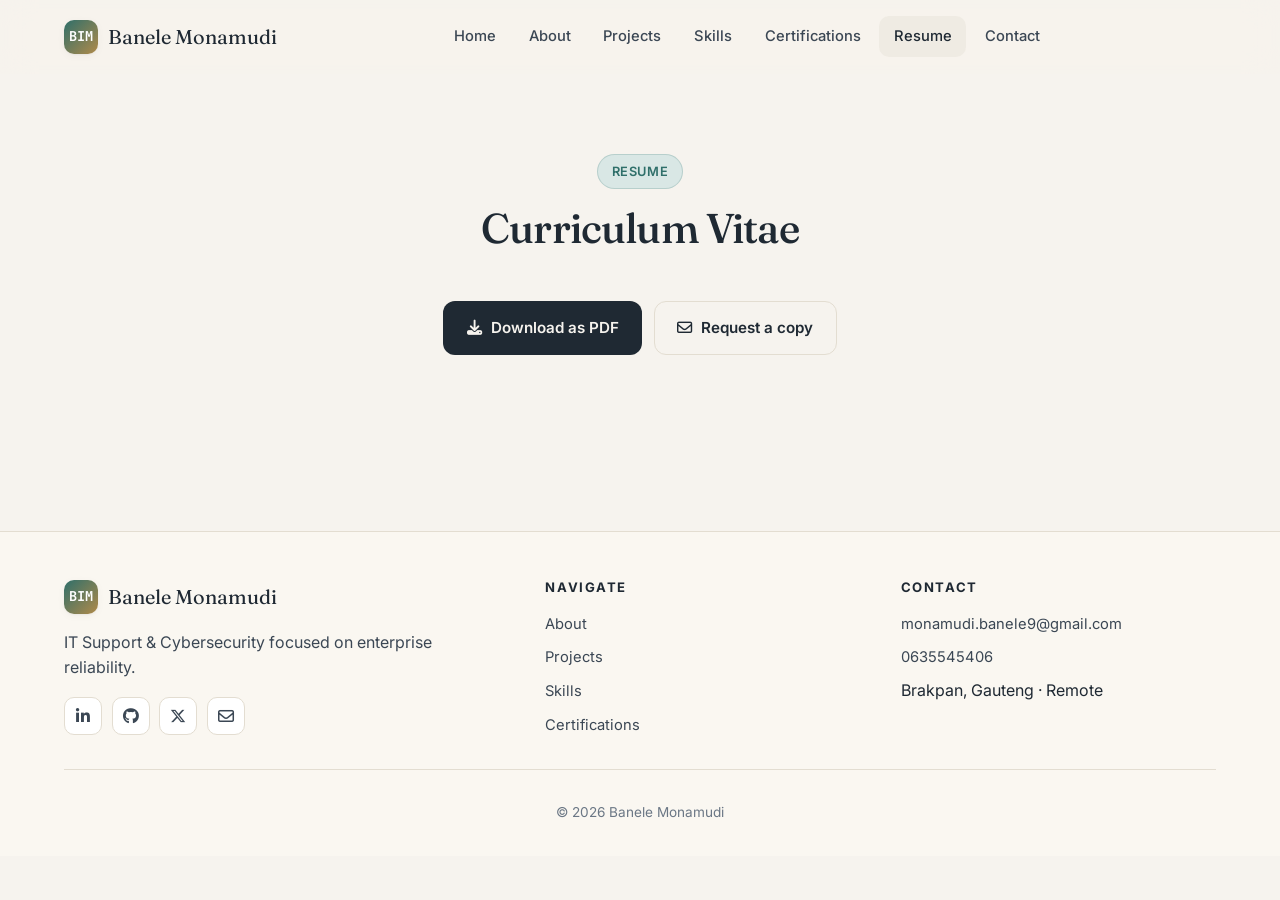
<file: resume.html>
<!DOCTYPE html>
<html lang="en" data-theme="light">
<head>
<meta charset="UTF-8" /><meta name="viewport" content="width=device-width,initial-scale=1" />
<title>Resume — Banele Monamudi</title>
<meta name="description" content="ATS-friendly resume for an enterprise IT support and cybersecurity specialist." />
<link href="https://fonts.googleapis.com/css2?family=Inter:wght@400;500;600;700&family=Fraunces:ital,wght@0,400;0,500;1,500&family=JetBrains+Mono:wght@400;500&display=swap" rel="stylesheet">
<link rel="stylesheet" href="https://cdnjs.cloudflare.com/ajax/libs/font-awesome/6.5.2/css/all.min.css">
<link rel="stylesheet" href="css/style.css">
<style>
@media print {
  .nav, footer, #toTop, .resume-actions, #loader { display: none !important; }
  body { background: #fff; }
  .resume-doc { box-shadow: none; border: 0; padding: 0; }
}
.resume-actions { display: flex; justify-content: center; gap: .75rem; margin-bottom: 2rem; }
</style>
</head>
<body>
<div id="loader"><div class="loader-ring"></div></div>
<header class="nav"><div class="nav-inner">
  <a href="index.html" class="brand"><span class="brand-mark">BIM</span> Banele Monamudi</a>
  <nav class="nav-links">
    <a href="index.html">Home</a><a href="about.html">About</a><a href="projects.html">Projects</a>
    <a href="skills.html">Skills</a><a href="certifications.html">Certifications</a>
    <a href="resume.html">Resume</a><a href="contact.html">Contact</a>
  </nav>
  <div class="nav-tools">
    
    <button class="icon-btn burger"><i class="fa-solid fa-bars"></i></button>
  </div>
</div></header>

<main>
<section>
  <div class="container">
    <div class="section-head reveal">
      <span class="eyebrow">Resume</span>
      <h2>Curriculum Vitae</h2>
    </div>

    <div class="resume-actions reveal">
     <a href="cv/Banele_Monamudi_IT_Support_Specialist_CV.pdf" class="btn btn-primary"><i class="fa-solid fa-download"></i> Download as PDF</a>
      
      <a href="contact.html" class="btn btn-ghost"><i class="fa-regular fa-envelope"></i> Request a copy</a>
    </div>

  
  </div>
</section>
</main>

<footer>
  <div class="container">
    <div class="footer-grid">
      <div><a href="index.html" class="brand"><span class="brand-mark">BIM</span> Banele Monamudi</a>
        <p style="margin-top:1rem;max-width:380px">IT Support & Cybersecurity focused on enterprise reliability.</p>
        <div class="socials"><a href="#"><i class="fa-brands fa-linkedin-in"></i></a><a href="#"><i class="fa-brands fa-github"></i></a><a href="#"><i class="fa-brands fa-x-twitter"></i></a><a href="mailto:alex@example.com"><i class="fa-regular fa-envelope"></i></a></div>
      </div>
      <div><h4>Navigate</h4><ul><li><a href="about.html">About</a></li><li><a href="projects.html">Projects</a></li><li><a href="skills.html">Skills</a></li><li><a href="certifications.html">Certifications</a></li></ul></div>
      <div><h4>Contact</h4><ul><li><a href="mailto:alex@example.com">monamudi.banele9@gmail.com</a></li><li><a href="tel:+15555550199">0635545406</a></li><li>Brakpan, Gauteng · Remote</li></ul></div>
    </div>
    <div class="copyright">© <span id="yr"></span> Banele Monamudi</div>
  </div>
</footer>
<button id="toTop"><i class="fa-solid fa-arrow-up"></i></button>
<script>document.getElementById('yr').textContent = new Date().getFullYear();</script>
<script src="js/main.js"></script>
</body></html>
</file>
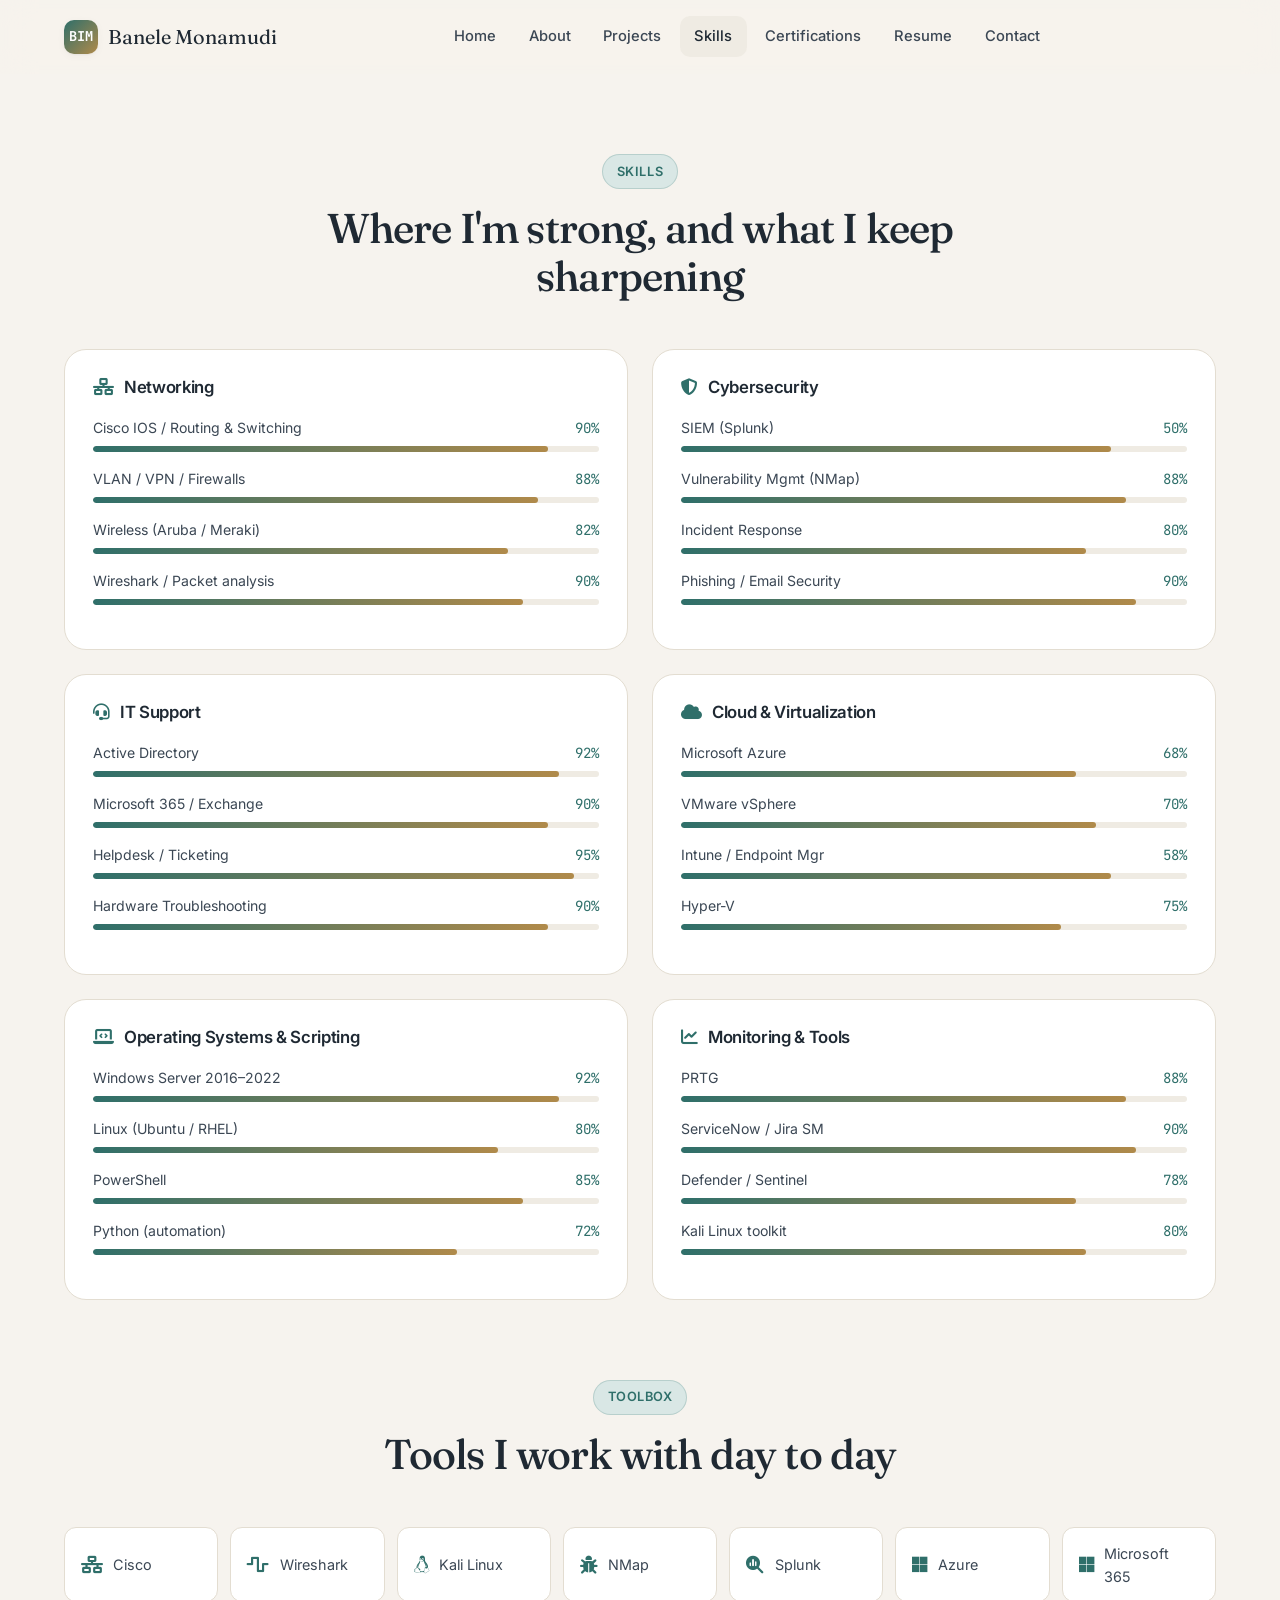
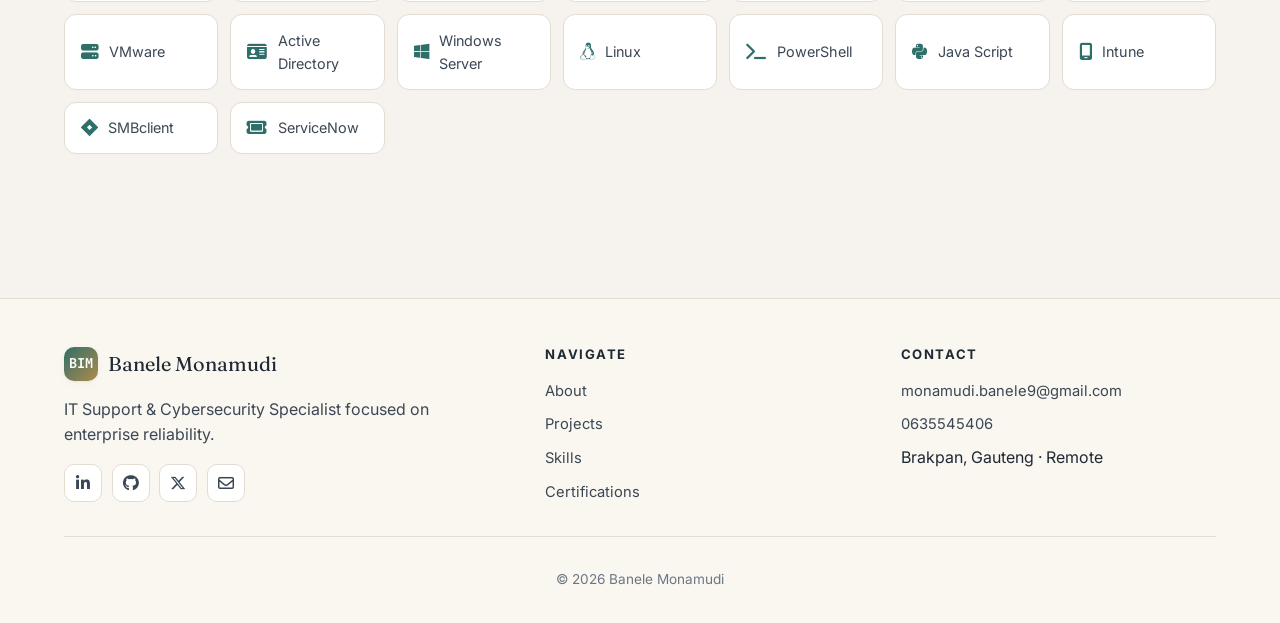
<file: skills.html>
<!DOCTYPE html>
<html lang="en" data-theme="light">
<head>
<meta charset="UTF-8" /><meta name="viewport" content="width=device-width,initial-scale=1" />
<title>Skills — Banele Monamudi</title>
<meta name="description" content="Technical skill matrix: networking, cybersecurity, IT support, cloud, virtualization, OS, scripting, and monitoring." />
<link href="https://fonts.googleapis.com/css2?family=Inter:wght@400;500;600;700&family=Fraunces:ital,wght@0,400;0,500;1,500&family=JetBrains+Mono:wght@400;500&display=swap" rel="stylesheet">
<link rel="stylesheet" href="https://cdnjs.cloudflare.com/ajax/libs/font-awesome/6.5.2/css/all.min.css">
<link rel="stylesheet" href="css/style.css">
</head>
<body>
<div id="loader"><div class="loader-ring"></div></div>
<header class="nav"><div class="nav-inner">
  <a href="index.html" class="brand"><span class="brand-mark">BIM</span> Banele Monamudi</a>
  <nav class="nav-links">
    <a href="index.html">Home</a><a href="about.html">About</a><a href="projects.html">Projects</a>
    <a href="skills.html">Skills</a><a href="certifications.html">Certifications</a>
    <a href="resume.html">Resume</a><a href="contact.html">Contact</a>
  </nav>
  <div class="nav-tools">
    <button class="icon-btn burger"><i class="fa-solid fa-bars"></i></button>
  </div>
</div></header>

<main>
<section>
  <div class="container">
    <div class="section-head reveal">
      <span class="eyebrow">Skills</span>
      <h2>Where I'm strong, and what I keep sharpening</h2>
    </div>

    <div class="skill-categories" data-skills>
      <div class="card skill-cat reveal">
        <h3><i class="fa-solid fa-network-wired"></i> Networking</h3>
        <div class="skill-row"><div class="top"><span>Cisco IOS / Routing & Switching</span><span class="pct">90%</span></div><div class="bar"><i data-w="90"></i></div></div>
        <div class="skill-row"><div class="top"><span>VLAN / VPN / Firewalls</span><span class="pct">88%</span></div><div class="bar"><i data-w="88"></i></div></div>
        <div class="skill-row"><div class="top"><span>Wireless (Aruba / Meraki)</span><span class="pct">82%</span></div><div class="bar"><i data-w="82"></i></div></div>
        <div class="skill-row"><div class="top"><span>Wireshark / Packet analysis</span><span class="pct">90%</span></div><div class="bar"><i data-w="85"></i></div></div>
      </div>

      <div class="card skill-cat reveal">
        <h3><i class="fa-solid fa-shield-halved"></i> Cybersecurity</h3>
        <div class="skill-row"><div class="top"><span>SIEM (Splunk)</span><span class="pct">50%</span></div><div class="bar"><i data-w="85"></i></div></div>
        <div class="skill-row"><div class="top"><span>Vulnerability Mgmt (NMap)</span><span class="pct">88%</span></div><div class="bar"><i data-w="88"></i></div></div>
        <div class="skill-row"><div class="top"><span>Incident Response</span><span class="pct">80%</span></div><div class="bar"><i data-w="80"></i></div></div>
        <div class="skill-row"><div class="top"><span>Phishing / Email Security</span><span class="pct">90%</span></div><div class="bar"><i data-w="90"></i></div></div>
      </div>

      <div class="card skill-cat reveal">
        <h3><i class="fa-solid fa-headset"></i> IT Support</h3>
        <div class="skill-row"><div class="top"><span>Active Directory</span><span class="pct">92%</span></div><div class="bar"><i data-w="92"></i></div></div>
        <div class="skill-row"><div class="top"><span>Microsoft 365 / Exchange</span><span class="pct">90%</span></div><div class="bar"><i data-w="90"></i></div></div>
        <div class="skill-row"><div class="top"><span>Helpdesk / Ticketing</span><span class="pct">95%</span></div><div class="bar"><i data-w="95"></i></div></div>
        <div class="skill-row"><div class="top"><span>Hardware Troubleshooting</span><span class="pct">90%</span></div><div class="bar"><i data-w="90"></i></div></div>
      </div>

      <div class="card skill-cat reveal">
        <h3><i class="fa-solid fa-cloud"></i> Cloud & Virtualization</h3>
        <div class="skill-row"><div class="top"><span>Microsoft Azure</span><span class="pct">68%</span></div><div class="bar"><i data-w="78"></i></div></div>
        <div class="skill-row"><div class="top"><span>VMware vSphere</span><span class="pct">70%</span></div><div class="bar"><i data-w="82"></i></div></div>
        <div class="skill-row"><div class="top"><span>Intune / Endpoint Mgr</span><span class="pct">58%</span></div><div class="bar"><i data-w="85"></i></div></div>
        <div class="skill-row"><div class="top"><span>Hyper-V</span><span class="pct">75%</span></div><div class="bar"><i data-w="75"></i></div></div>
      </div>

      <div class="card skill-cat reveal">
        <h3><i class="fa-solid fa-laptop-code"></i> Operating Systems & Scripting</h3>
        <div class="skill-row"><div class="top"><span>Windows Server 2016–2022</span><span class="pct">92%</span></div><div class="bar"><i data-w="92"></i></div></div>
        <div class="skill-row"><div class="top"><span>Linux (Ubuntu / RHEL)</span><span class="pct">80%</span></div><div class="bar"><i data-w="80"></i></div></div>
        <div class="skill-row"><div class="top"><span>PowerShell</span><span class="pct">85%</span></div><div class="bar"><i data-w="85"></i></div></div>
        <div class="skill-row"><div class="top"><span>Python (automation)</span><span class="pct">72%</span></div><div class="bar"><i data-w="72"></i></div></div>
      </div>

      <div class="card skill-cat reveal">
        <h3><i class="fa-solid fa-chart-line"></i> Monitoring & Tools</h3>
        <div class="skill-row"><div class="top"><span>PRTG</span><span class="pct">88%</span></div><div class="bar"><i data-w="88"></i></div></div>
        <div class="skill-row"><div class="top"><span>ServiceNow / Jira SM</span><span class="pct">90%</span></div><div class="bar"><i data-w="90"></i></div></div>
        <div class="skill-row"><div class="top"><span>Defender / Sentinel</span><span class="pct">78%</span></div><div class="bar"><i data-w="78"></i></div></div>
        <div class="skill-row"><div class="top"><span>Kali Linux toolkit</span><span class="pct">80%</span></div><div class="bar"><i data-w="80"></i></div></div>
      </div>
    </div>

    <div class="section-head reveal" style="margin-top:5rem">
      <span class="eyebrow">Toolbox</span>
      <h2>Tools I work with day to day</h2>
    </div>

    <div class="tools-grid reveal">
      <div class="tool-chip"><i class="fa-solid fa-network-wired"></i> Cisco</div>
      <div class="tool-chip"><i class="fa-solid fa-wave-square"></i> Wireshark</div>
      <div class="tool-chip"><i class="fa-brands fa-linux"></i> Kali Linux</div>
      <div class="tool-chip"><i class="fa-solid fa-bug"></i> NMap</div>
      <div class="tool-chip"><i class="fa-solid fa-magnifying-glass-chart"></i> Splunk</div>
      <div class="tool-chip"><i class="fa-brands fa-microsoft"></i> Azure</div>
      <div class="tool-chip"><i class="fa-brands fa-microsoft"></i> Microsoft 365</div>
      <div class="tool-chip"><i class="fa-solid fa-server"></i> VMware</div>
      <div class="tool-chip"><i class="fa-solid fa-id-card"></i> Active Directory</div>
      <div class="tool-chip"><i class="fa-brands fa-windows"></i> Windows Server</div>
      <div class="tool-chip"><i class="fa-brands fa-linux"></i> Linux</div>
      <div class="tool-chip"><i class="fa-solid fa-terminal"></i> PowerShell</div>
      <div class="tool-chip"><i class="fa-brands fa-python"></i> Java Script</div>
      <div class="tool-chip"><i class="fa-solid fa-mobile-screen"></i> Intune</div>
      <div class="tool-chip"><i class="fa-brands fa-jira"></i> SMBclient</div>
      <div class="tool-chip"><i class="fa-solid fa-ticket"></i> ServiceNow</div>
    </div>
  </div>
</section>
</main>

<footer>
  <div class="container">
    <div class="footer-grid">
      <div><a href="index.html" class="brand"><span class="brand-mark">BIM</span> Banele Monamudi</a>
        <p style="margin-top:1rem;max-width:380px">IT Support & Cybersecurity Specialist focused on enterprise reliability.</p>
        <div class="socials"><a href="#"><i class="fa-brands fa-linkedin-in"></i></a><a href="#"><i class="fa-brands fa-github"></i></a><a href="#"><i class="fa-brands fa-x-twitter"></i></a><a href="mailto:alex@example.com"><i class="fa-regular fa-envelope"></i></a></div>
      </div>
      <div><h4>Navigate</h4><ul><li><a href="about.html">About</a></li><li><a href="projects.html">Projects</a></li><li><a href="skills.html">Skills</a></li><li><a href="certifications.html">Certifications</a></li></ul></div>
      <div><h4>Contact</h4><ul><li><a href="mailto:alex@example.com">monamudi.banele9@gmail.com</a></li><li><a href="tel:+15555550199">0635545406</a></li><li>Brakpan, Gauteng · Remote</li></ul></div>
    </div>
    <div class="copyright">© <span id="yr"></span> Banele Monamudi</div>
  </div>
</footer>
<button id="toTop"><i class="fa-solid fa-arrow-up"></i></button>
<script>document.getElementById('yr').textContent = new Date().getFullYear();</script>
<script src="js/main.js"></script>
</body></html>
</file>
<file: css/style.css>
/* ============================================
   Premium IT & Cybersecurity Portfolio
   Neutral palette: warm ivory, slate, sand, with subtle teal accents
   ============================================ */

:root {
  --bg: #f6f3ee;
  --bg-alt: #efebe3;
  --surface: #ffffff;
  --surface-2: #faf7f1;
  --ink: #1f2933;
  --ink-soft: #3b4754;
  --muted: #6b7785;
  --line: #e3ddd1;
  --accent: #2f6f6a;        /* deep teal */
  --accent-2: #b08a4a;      /* warm bronze */
  --accent-soft: #d9e7e5;
  --danger: #b3543b;
  --radius: 14px;
  --radius-lg: 22px;
  --shadow-sm: 0 1px 2px rgba(20,25,35,.04), 0 2px 8px rgba(20,25,35,.04);
  --shadow-md: 0 4px 16px rgba(20,25,35,.06), 0 12px 32px rgba(20,25,35,.06);
  --shadow-lg: 0 20px 60px rgba(20,25,35,.12);
  --maxw: 1200px;
  --font-sans: 'Inter', system-ui, -apple-system, Segoe UI, Roboto, sans-serif;
  --font-serif: 'Fraunces', Georgia, serif;
  --font-mono: 'JetBrains Mono', ui-monospace, monospace;
  --t: cubic-bezier(.2,.7,.2,1);
}

[data-theme="dark"] {
  --bg: #14181d;
  --bg-alt: #1a1f25;
  --surface: #1e242b;
  --surface-2: #232a33;
  --ink: #ecedef;
  --ink-soft: #c8ccd1;
  --muted: #8a93a0;
  --line: #2c333c;
  --accent: #6bbbb3;
  --accent-2: #d7b075;
  --accent-soft: #243733;
  --shadow-sm: 0 1px 2px rgba(0,0,0,.3), 0 2px 8px rgba(0,0,0,.25);
  --shadow-md: 0 4px 16px rgba(0,0,0,.35), 0 12px 32px rgba(0,0,0,.3);
  --shadow-lg: 0 20px 60px rgba(0,0,0,.5);
}

* { box-sizing: border-box; margin: 0; padding: 0; }
html { scroll-behavior: smooth; }
body {
  font-family: var(--font-sans);
  background: var(--bg);
  color: var(--ink);
  line-height: 1.6;
  -webkit-font-smoothing: antialiased;
  transition: background .4s var(--t), color .4s var(--t);
  overflow-x: hidden;
}
img { max-width: 100%; display: block; }
a { color: var(--accent); text-decoration: none; transition: color .2s; }
a:hover { color: var(--accent-2); }
h1,h2,h3,h4 { font-family: var(--font-serif); font-weight: 500; letter-spacing: -.02em; line-height: 1.15; color: var(--ink); }
h1 { font-size: clamp(2.4rem, 5.5vw, 4.4rem); }
h2 { font-size: clamp(1.8rem, 3.4vw, 2.6rem); }
h3 { font-size: 1.25rem; font-family: var(--font-sans); font-weight: 600; }
p { color: var(--ink-soft); }
.container { max-width: var(--maxw); margin: 0 auto; padding: 0 1.5rem; }

/* ===== Loader ===== */
#loader {
  position: fixed; inset: 0; z-index: 9999;
  background: var(--bg);
  display: flex; align-items: center; justify-content: center;
  transition: opacity .5s, visibility .5s;
}
#loader.hidden { opacity: 0; visibility: hidden; }
.loader-ring {
  width: 56px; height: 56px;
  border: 2px solid var(--line);
  border-top-color: var(--accent);
  border-radius: 50%;
  animation: spin 1s linear infinite;
}
@keyframes spin { to { transform: rotate(360deg); } }

/* ===== Navigation ===== */
.nav {
  position: sticky; top: 0; z-index: 100;
  backdrop-filter: saturate(180%) blur(16px);
  -webkit-backdrop-filter: saturate(180%) blur(16px);
  background: color-mix(in oklab, var(--bg) 78%, transparent);
  border-bottom: 1px solid transparent;
  transition: border-color .3s, background .3s;
}
.nav.scrolled { border-color: var(--line); }
.nav-inner {
  max-width: var(--maxw); margin: 0 auto; padding: 1rem 1.5rem;
  display: flex; align-items: center; justify-content: space-between; gap: 1rem;
}
.brand {
  display: flex; align-items: center; gap: .65rem;
  font-family: var(--font-serif); font-size: 1.25rem; color: var(--ink);
}
.brand-mark {
  width: 34px; height: 34px; border-radius: 10px;
  background: linear-gradient(135deg, var(--accent), var(--accent-2));
  display: grid; place-items: center; color: #fff;
  box-shadow: var(--shadow-sm);
  font-family: var(--font-mono); font-size: .85rem; font-weight: 700;
}
.nav-links { display: flex; align-items: center; gap: .25rem; }
.nav-links a {
  color: var(--ink-soft); padding: .55rem .9rem; border-radius: 10px;
  font-size: .92rem; font-weight: 500;
  transition: background .2s, color .2s;
}
.nav-links a:hover, .nav-links a.active { color: var(--ink); background: var(--bg-alt); }
.nav-tools { display: flex; align-items: center; gap: .5rem; }
.icon-btn {
  width: 40px; height: 40px; border-radius: 10px;
  display: grid; place-items: center;
  background: var(--surface); border: 1px solid var(--line);
  color: var(--ink-soft); cursor: pointer;
  transition: all .2s var(--t);
}
.icon-btn:hover { color: var(--ink); transform: translateY(-1px); box-shadow: var(--shadow-sm); }
.burger { display: none; }

@media (max-width: 880px) {
  .nav-links {
    position: fixed; inset: 64px 0 auto 0;
    flex-direction: column; align-items: stretch;
    background: var(--surface); border-bottom: 1px solid var(--line);
    padding: 1rem; gap: .25rem;
    transform: translateY(-120%); transition: transform .35s var(--t);
  }
  .nav-links.open { transform: translateY(0); }
  .nav-links a { padding: .9rem 1rem; }
  .burger { display: grid; }
}

/* ===== Buttons ===== */
.btn {
  display: inline-flex; align-items: center; gap: .55rem;
  padding: .85rem 1.4rem; border-radius: 12px;
  font-weight: 600; font-size: .95rem; cursor: pointer;
  border: 1px solid transparent;
  transition: all .25s var(--t);
  white-space: nowrap;
}
.btn-primary { background: var(--ink); color: var(--bg); }
.btn-primary:hover { background: var(--accent); color: #fff; transform: translateY(-2px); box-shadow: var(--shadow-md); }
.btn-ghost { background: transparent; color: var(--ink); border-color: var(--line); }
.btn-ghost:hover { border-color: var(--ink); transform: translateY(-2px); }
.btn-accent { background: var(--accent); color: #fff; }
.btn-accent:hover { background: var(--ink); transform: translateY(-2px); box-shadow: var(--shadow-md); }

/* ===== Hero ===== */
.hero { position: relative; padding: 5rem 0 6rem; overflow: hidden; }
.hero-grid {
  display: grid; grid-template-columns: 1.2fr .9fr; gap: 4rem; align-items: center;
}
@media (max-width: 900px) { .hero-grid { grid-template-columns: 1fr; gap: 3rem; } }

.eyebrow {
  display: inline-flex; align-items: center; gap: .5rem;
  padding: .4rem .85rem; border-radius: 999px;
  background: var(--accent-soft); color: var(--accent);
  font-size: .8rem; font-weight: 600; letter-spacing: .04em; text-transform: uppercase;
  border: 1px solid color-mix(in oklab, var(--accent) 20%, transparent);
}
.hero h1 { margin: 1.25rem 0 1.25rem; }
.hero h1 .accent { font-style: italic; color: var(--accent); }
.typed-wrap {
  font-family: var(--font-mono); font-size: 1.1rem;
  color: var(--ink-soft); margin-bottom: 1.5rem; min-height: 1.6em;
}
.typed-cursor { display: inline-block; width: 8px; height: 1.1em; vertical-align: -2px; background: var(--accent); margin-left: 2px; animation: blink 1s steps(2) infinite; }
@keyframes blink { 50% { opacity: 0; } }
.hero-lead { font-size: 1.08rem; max-width: 540px; margin-bottom: 2rem; }
.hero-ctas { display: flex; flex-wrap: wrap; gap: .75rem; }

/* Hero visual: terminal card */
.terminal {
  background: var(--surface);
  border: 1px solid var(--line);
  border-radius: var(--radius-lg);
  box-shadow: var(--shadow-lg);
  overflow: hidden;
  font-family: var(--font-mono);
  position: relative;
}
.terminal-bar {
  display: flex; align-items: center; gap: .4rem;
  padding: .75rem 1rem; border-bottom: 1px solid var(--line);
  background: var(--surface-2);
}
.terminal-bar span { width: 12px; height: 12px; border-radius: 50%; background: #d9d2c5; }
.terminal-bar span:nth-child(1) { background: #e08e7a; }
.terminal-bar span:nth-child(2) { background: #e0c07a; }
.terminal-bar span:nth-child(3) { background: #8bb8a2; }
.terminal-bar .term-title { margin-left: auto; font-size: .78rem; color: var(--muted); font-family: var(--font-sans); }
.terminal-body { padding: 1.25rem 1.25rem 1.5rem; font-size: .85rem; color: var(--ink-soft); }
.terminal-body .line { display: block; padding: .15rem 0; }
.terminal-body .prompt { color: var(--accent); }
.terminal-body .ok { color: #4f8a6e; }
.terminal-body .warn { color: var(--accent-2); }
.terminal-body .key { color: var(--ink); }

/* Background dots */
.bg-grid {
  position: absolute; inset: 0; z-index: -1;
  background-image: radial-gradient(circle at 1px 1px, color-mix(in oklab, var(--ink) 8%, transparent) 1px, transparent 0);
  background-size: 28px 28px;
  mask-image: radial-gradient(ellipse at top right, #000 30%, transparent 70%);
  -webkit-mask-image: radial-gradient(ellipse at top right, #000 30%, transparent 70%);
}

/* ===== Stats ===== */
.stats {
  display: grid; grid-template-columns: repeat(4, 1fr); gap: 1rem;
  padding: 2rem; border: 1px solid var(--line); border-radius: var(--radius-lg);
  background: var(--surface); box-shadow: var(--shadow-sm);
  margin-top: 3rem;
}
.stat .num { font-family: var(--font-serif); font-size: 2.4rem; color: var(--ink); display: flex; align-items: baseline; gap: .2rem; }
.stat .num .suffix { font-size: 1.4rem; color: var(--accent); }
.stat .label { font-size: .85rem; color: var(--muted); margin-top: .25rem; }
@media (max-width: 720px) { .stats { grid-template-columns: repeat(2, 1fr); } }

/* ===== Sections ===== */
section { padding: 5rem 0; }
.section-head { text-align: center; max-width: 680px; margin: 0 auto 3rem; }
.section-head .eyebrow { margin-bottom: 1rem; }
.section-head p { margin-top: .75rem; color: var(--muted); }

/* ===== Cards ===== */
.card {
  background: var(--surface);
  border: 1px solid var(--line);
  border-radius: var(--radius-lg);
  padding: 1.75rem;
  transition: transform .35s var(--t), box-shadow .35s var(--t), border-color .35s;
  position: relative; overflow: hidden;
}
.card:hover { transform: translateY(-4px); box-shadow: var(--shadow-md); border-color: color-mix(in oklab, var(--accent) 30%, var(--line)); }

/* ===== About ===== */
.about-grid {
  display: grid; grid-template-columns: .9fr 1.4fr; gap: 3rem; align-items: start;
}
@media (max-width: 900px) { .about-grid { grid-template-columns: 1fr; } }
.profile-card {
  background: var(--surface); border: 1px solid var(--line);
  border-radius: var(--radius-lg); padding: 2rem; box-shadow: var(--shadow-sm);
  position: sticky; top: 90px;
}
.avatar {
  width: 140px; height: 140px; border-radius: 50%; margin: 0 auto 1.25rem;
  background: linear-gradient(135deg, var(--accent), var(--accent-2));
  display: grid; place-items: center;
  font-family: var(--font-serif); font-size: 3rem; color: #fff;
  box-shadow: var(--shadow-md);
}
.profile-card h3 { text-align: center; font-family: var(--font-serif); font-weight: 500; font-size: 1.5rem; }
.profile-card .role { text-align: center; color: var(--muted); font-size: .92rem; margin-bottom: 1.25rem; }
.profile-meta { display: grid; gap: .75rem; padding-top: 1rem; border-top: 1px solid var(--line); font-size: .9rem; }
.profile-meta div { display: flex; gap: .65rem; color: var(--ink-soft); }
.profile-meta i { color: var(--accent); width: 18px; text-align: center; }

/* Timeline */
.timeline { position: relative; padding-left: 2rem; }
.timeline::before {
  content: ''; position: absolute; left: 8px; top: 8px; bottom: 8px;
  width: 2px; background: var(--line);
}
.tl-item { position: relative; margin-bottom: 2rem; }
.tl-item::before {
  content: ''; position: absolute; left: -2rem; top: 8px;
  width: 18px; height: 18px; border-radius: 50%;
  background: var(--surface); border: 2px solid var(--accent);
}
.tl-date { font-family: var(--font-mono); font-size: .8rem; color: var(--accent); text-transform: uppercase; letter-spacing: .05em; }
.tl-item h4 { font-family: var(--font-sans); font-size: 1.1rem; margin: .35rem 0 .25rem; color: var(--ink); }
.tl-item .org { font-size: .9rem; color: var(--muted); margin-bottom: .5rem; }
.tl-item p { font-size: .94rem; }

/* ===== Skills ===== */
.skill-categories { display: grid; grid-template-columns: repeat(2, 1fr); gap: 1.5rem; }
@media (max-width: 800px) { .skill-categories { grid-template-columns: 1fr; } }
.skill-cat h3 { display: flex; align-items: center; gap: .65rem; margin-bottom: 1.25rem; font-size: 1.05rem; }
.skill-cat h3 i { color: var(--accent); }
.skill-row { margin-bottom: 1rem; }
.skill-row .top { display: flex; justify-content: space-between; font-size: .88rem; margin-bottom: .4rem; color: var(--ink-soft); }
.skill-row .top .pct { color: var(--accent); font-family: var(--font-mono); }
.bar { height: 6px; background: var(--bg-alt); border-radius: 999px; overflow: hidden; }
.bar > i {
  display: block; height: 100%; width: 0;
  background: linear-gradient(90deg, var(--accent), var(--accent-2));
  border-radius: 999px; transition: width 1.4s var(--t);
}

.tools-grid {
  display: grid; grid-template-columns: repeat(auto-fill, minmax(140px, 1fr)); gap: .75rem;
  margin-top: 2.5rem;
}
.tool-chip {
  display: flex; align-items: center; gap: .65rem;
  padding: .85rem 1rem; background: var(--surface); border: 1px solid var(--line);
  border-radius: 12px; font-size: .9rem; color: var(--ink-soft);
  transition: all .25s var(--t);
}
.tool-chip:hover { border-color: var(--accent); color: var(--ink); transform: translateY(-2px); }
.tool-chip i { color: var(--accent); font-size: 1.1rem; }

/* ===== Projects ===== */
.filter-bar {
  display: flex; flex-wrap: wrap; justify-content: center; gap: .5rem; margin-bottom: 2.5rem;
}
.filter-bar button {
  padding: .55rem 1.1rem; border-radius: 999px;
  background: var(--surface); border: 1px solid var(--line);
  font-size: .88rem; color: var(--ink-soft); cursor: pointer;
  transition: all .25s var(--t); font-family: var(--font-sans);
}
.filter-bar button:hover { color: var(--ink); }
.filter-bar button.active { background: var(--ink); color: var(--bg); border-color: var(--ink); }

.search-box {
  display: flex; align-items: center; gap: .65rem;
  max-width: 420px; margin: 0 auto 2rem;
  padding: .75rem 1.1rem; background: var(--surface); border: 1px solid var(--line);
  border-radius: 12px;
}
.search-box i { color: var(--muted); }
.search-box input { flex: 1; background: transparent; border: 0; outline: 0; font: inherit; color: var(--ink); }

.projects-grid {
  display: grid; grid-template-columns: repeat(auto-fill, minmax(330px, 1fr)); gap: 1.5rem;
}
.project {
  padding: 0; display: flex; flex-direction: column;
}
.project-banner {
  height: 160px; position: relative;
  background: linear-gradient(135deg, var(--accent-soft), var(--surface-2));
  display: grid; place-items: center;
  border-bottom: 1px solid var(--line);
  overflow: hidden;
}
.project-banner i { font-size: 3rem; color: var(--accent); opacity: .55; }
.project-banner .tag {
  position: absolute; top: 1rem; left: 1rem;
  padding: .3rem .7rem; border-radius: 999px;
  background: var(--surface); border: 1px solid var(--line);
  font-size: .72rem; color: var(--ink-soft); font-weight: 600; text-transform: uppercase; letter-spacing: .04em;
}
.project-body { padding: 1.5rem; flex: 1; display: flex; flex-direction: column; }
.project-body h3 { font-family: var(--font-serif); font-size: 1.25rem; font-weight: 500; margin-bottom: .5rem; }
.project-body p { font-size: .92rem; flex: 1; margin-bottom: 1rem; }
.tech-tags { display: flex; flex-wrap: wrap; gap: .35rem; margin-bottom: 1rem; }
.tech-tags span {
  font-family: var(--font-mono); font-size: .72rem;
  padding: .25rem .55rem; background: var(--bg-alt); border-radius: 6px; color: var(--ink-soft);
}
.project-actions { display: flex; gap: .5rem; padding-top: 1rem; border-top: 1px solid var(--line); }
.project-actions a {
  flex: 1; text-align: center; padding: .55rem; border-radius: 8px;
  font-size: .82rem; font-weight: 600;
  border: 1px solid var(--line); color: var(--ink-soft);
  transition: all .2s;
}
.project-actions a:hover { background: var(--ink); color: var(--bg); border-color: var(--ink); }

/* Project details list */
.project-meta { display: grid; gap: .65rem; font-size: .88rem; margin-bottom: 1rem; }
.project-meta div { display: flex; gap: .5rem; }
.project-meta strong { color: var(--ink); min-width: 90px; }

/* ===== Certifications ===== */
.certs-grid { display: grid; grid-template-columns: repeat(auto-fill, minmax(260px, 1fr)); gap: 1.25rem; }
.cert {
  text-align: center; padding: 2rem 1.5rem;
}
.cert-badge {
  width: 88px; height: 88px; border-radius: 50%;
  margin: 0 auto 1rem;
  display: grid; place-items: center;
  background: linear-gradient(135deg, var(--accent-soft), var(--surface-2));
  border: 2px solid color-mix(in oklab, var(--accent) 30%, transparent);
  color: var(--accent); font-size: 2rem;
  position: relative;
}
.cert-badge::after {
  content: ''; position: absolute; inset: -6px; border-radius: 50%;
  border: 1px dashed color-mix(in oklab, var(--accent) 30%, transparent);
}
.cert h3 { font-family: var(--font-serif); font-weight: 500; font-size: 1.15rem; margin-bottom: .35rem; }
.cert .issuer { color: var(--muted); font-size: .85rem; margin-bottom: .75rem; }
.cert .verify {
  display: inline-flex; align-items: center; gap: .35rem;
  font-size: .78rem; color: var(--accent); font-family: var(--font-mono);
  padding: .3rem .65rem; border-radius: 999px; background: var(--accent-soft);
}

/* ===== Resume ===== */
.resume-doc {
  background: var(--surface); border: 1px solid var(--line);
  border-radius: var(--radius-lg); padding: 3rem; box-shadow: var(--shadow-md);
  max-width: 920px; margin: 0 auto;
}
.resume-head { border-bottom: 2px solid var(--ink); padding-bottom: 1.5rem; margin-bottom: 2rem; }
.resume-head h1 { font-size: 2.2rem; margin-bottom: .35rem; }
.resume-head .title { color: var(--accent); font-weight: 600; font-size: 1rem; letter-spacing: .04em; text-transform: uppercase; }
.resume-head .contact { display: flex; flex-wrap: wrap; gap: 1.25rem; margin-top: 1rem; font-size: .9rem; color: var(--ink-soft); }
.resume-head .contact span { display: inline-flex; align-items: center; gap: .4rem; }
.resume-section { margin-bottom: 2rem; }
.resume-section h2 {
  font-family: var(--font-sans); font-size: .85rem; font-weight: 700;
  letter-spacing: .12em; text-transform: uppercase; color: var(--accent);
  padding-bottom: .5rem; margin-bottom: 1rem; border-bottom: 1px solid var(--line);
}
.resume-entry { margin-bottom: 1.5rem; }
.resume-entry .top { display: flex; justify-content: space-between; flex-wrap: wrap; gap: .5rem; margin-bottom: .35rem; }
.resume-entry h3 { font-size: 1.05rem; font-family: var(--font-sans); font-weight: 600; }
.resume-entry .date { font-family: var(--font-mono); font-size: .82rem; color: var(--muted); }
.resume-entry .org { color: var(--accent); font-weight: 500; font-size: .92rem; margin-bottom: .5rem; }
.resume-entry ul { padding-left: 1.2rem; }
.resume-entry li { font-size: .92rem; color: var(--ink-soft); margin-bottom: .3rem; }
.skill-pills { display: flex; flex-wrap: wrap; gap: .4rem; }
.skill-pills span {
  padding: .35rem .75rem; border-radius: 999px; background: var(--bg-alt);
  font-size: .82rem; color: var(--ink-soft);
}
@media (max-width: 640px) { .resume-doc { padding: 1.75rem; } }

/* ===== Contact ===== */
.contact-grid {
  display: grid; grid-template-columns: 1fr 1.2fr; gap: 2.5rem;
}
@media (max-width: 880px) { .contact-grid { grid-template-columns: 1fr; } }
.contact-info { display: grid; gap: 1rem; align-content: start; }
.contact-card {
  display: flex; align-items: center; gap: 1rem;
  padding: 1.25rem; background: var(--surface); border: 1px solid var(--line);
  border-radius: var(--radius); transition: all .25s var(--t);
}
.contact-card:hover { transform: translateY(-2px); box-shadow: var(--shadow-sm); border-color: var(--accent); }
.contact-card .ico {
  width: 48px; height: 48px; border-radius: 12px;
  background: var(--accent-soft); color: var(--accent);
  display: grid; place-items: center; font-size: 1.2rem;
}
.contact-card .lbl { font-size: .78rem; color: var(--muted); text-transform: uppercase; letter-spacing: .05em; }
.contact-card .val { color: var(--ink); font-weight: 500; }

.contact-form {
  background: var(--surface); border: 1px solid var(--line);
  border-radius: var(--radius-lg); padding: 2rem; box-shadow: var(--shadow-sm);
}
.field { margin-bottom: 1.1rem; }
.field label { display: block; font-size: .82rem; font-weight: 600; color: var(--ink-soft); margin-bottom: .4rem; }
.field input, .field textarea {
  width: 100%; padding: .85rem 1rem; border-radius: 10px;
  background: var(--bg); border: 1px solid var(--line);
  font: inherit; color: var(--ink);
  transition: border-color .2s, background .2s;
}
.field input:focus, .field textarea:focus { outline: 0; border-color: var(--accent); background: var(--surface); }
.field textarea { min-height: 130px; resize: vertical; }

.map-placeholder {
  margin-top: 2.5rem; height: 280px; border-radius: var(--radius-lg);
  background:
    linear-gradient(135deg, var(--accent-soft) 0%, var(--surface-2) 100%),
    repeating-linear-gradient(45deg, transparent 0 18px, color-mix(in oklab, var(--accent) 8%, transparent) 18px 19px);
  border: 1px solid var(--line);
  display: grid; place-items: center;
  color: var(--accent);
  position: relative; overflow: hidden;
}
.map-placeholder .pin {
  width: 20px; height: 20px; border-radius: 50% 50% 50% 0;
  background: var(--accent); transform: rotate(-45deg);
  box-shadow: 0 0 0 8px color-mix(in oklab, var(--accent) 20%, transparent), 0 0 0 18px color-mix(in oklab, var(--accent) 10%, transparent);
  animation: pulse 2s infinite;
}
@keyframes pulse {
  0%, 100% { box-shadow: 0 0 0 8px color-mix(in oklab, var(--accent) 25%, transparent), 0 0 0 18px color-mix(in oklab, var(--accent) 12%, transparent); }
  50% { box-shadow: 0 0 0 14px color-mix(in oklab, var(--accent) 15%, transparent), 0 0 0 28px color-mix(in oklab, var(--accent) 5%, transparent); }
}

/* ===== Footer ===== */
footer {
  border-top: 1px solid var(--line); padding: 3rem 0 2rem; margin-top: 4rem;
  background: var(--surface-2);
}
.footer-grid {
  display: grid; grid-template-columns: 1.4fr 1fr 1fr; gap: 2.5rem;
  margin-bottom: 2rem;
}
@media (max-width: 720px) { .footer-grid { grid-template-columns: 1fr; gap: 2rem; } }
footer h4 { font-family: var(--font-sans); font-size: .82rem; font-weight: 700; letter-spacing: .12em; text-transform: uppercase; color: var(--ink); margin-bottom: 1rem; }
footer ul { list-style: none; display: grid; gap: .5rem; }
footer ul a { color: var(--ink-soft); font-size: .92rem; }
footer ul a:hover { color: var(--accent); }
.socials { display: flex; gap: .6rem; margin-top: 1rem; }
.socials a {
  width: 38px; height: 38px; border-radius: 10px;
  display: grid; place-items: center; background: var(--surface); border: 1px solid var(--line);
  color: var(--ink-soft); transition: all .2s;
}
.socials a:hover { background: var(--ink); color: var(--bg); transform: translateY(-2px); }
.copyright { text-align: center; padding-top: 2rem; border-top: 1px solid var(--line); font-size: .85rem; color: var(--muted); }

/* ===== Back to top ===== */
#toTop {
  position: fixed; right: 1.25rem; bottom: 1.25rem; z-index: 50;
  width: 44px; height: 44px; border-radius: 50%;
  background: var(--ink); color: var(--bg);
  border: 0; cursor: pointer;
  display: grid; place-items: center;
  box-shadow: var(--shadow-md);
  opacity: 0; visibility: hidden; transform: translateY(8px);
  transition: all .3s var(--t);
}
#toTop.show { opacity: 1; visibility: visible; transform: translateY(0); }

/* ===== Reveal on scroll ===== */
.reveal { opacity: 0; transform: translateY(20px); transition: opacity .7s var(--t), transform .7s var(--t); }
.reveal.in { opacity: 1; transform: none; }

/* Utility */
.grid-2 { display: grid; grid-template-columns: 1fr 1fr; gap: 1.5rem; }
.grid-3 { display: grid; grid-template-columns: repeat(3, 1fr); gap: 1.5rem; }
@media (max-width: 800px) { .grid-2, .grid-3 { grid-template-columns: 1fr; } }
</file>
